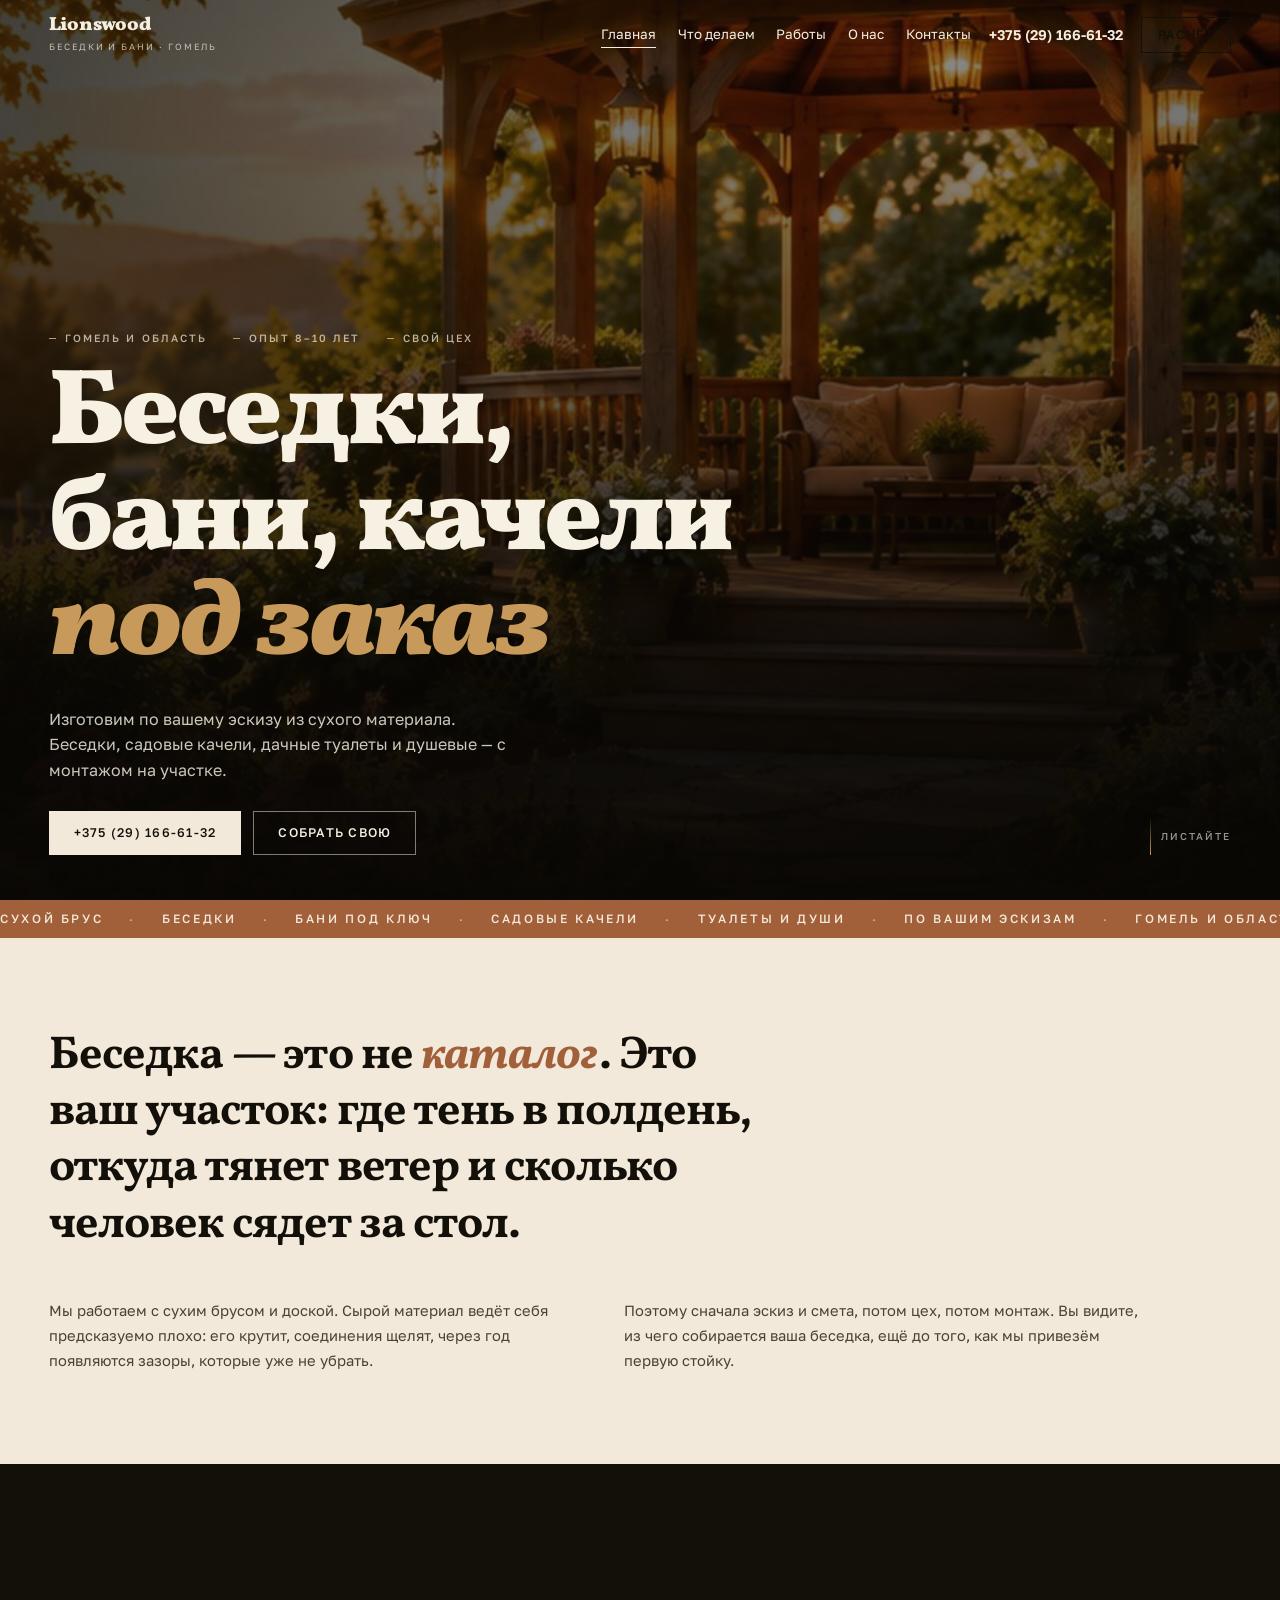
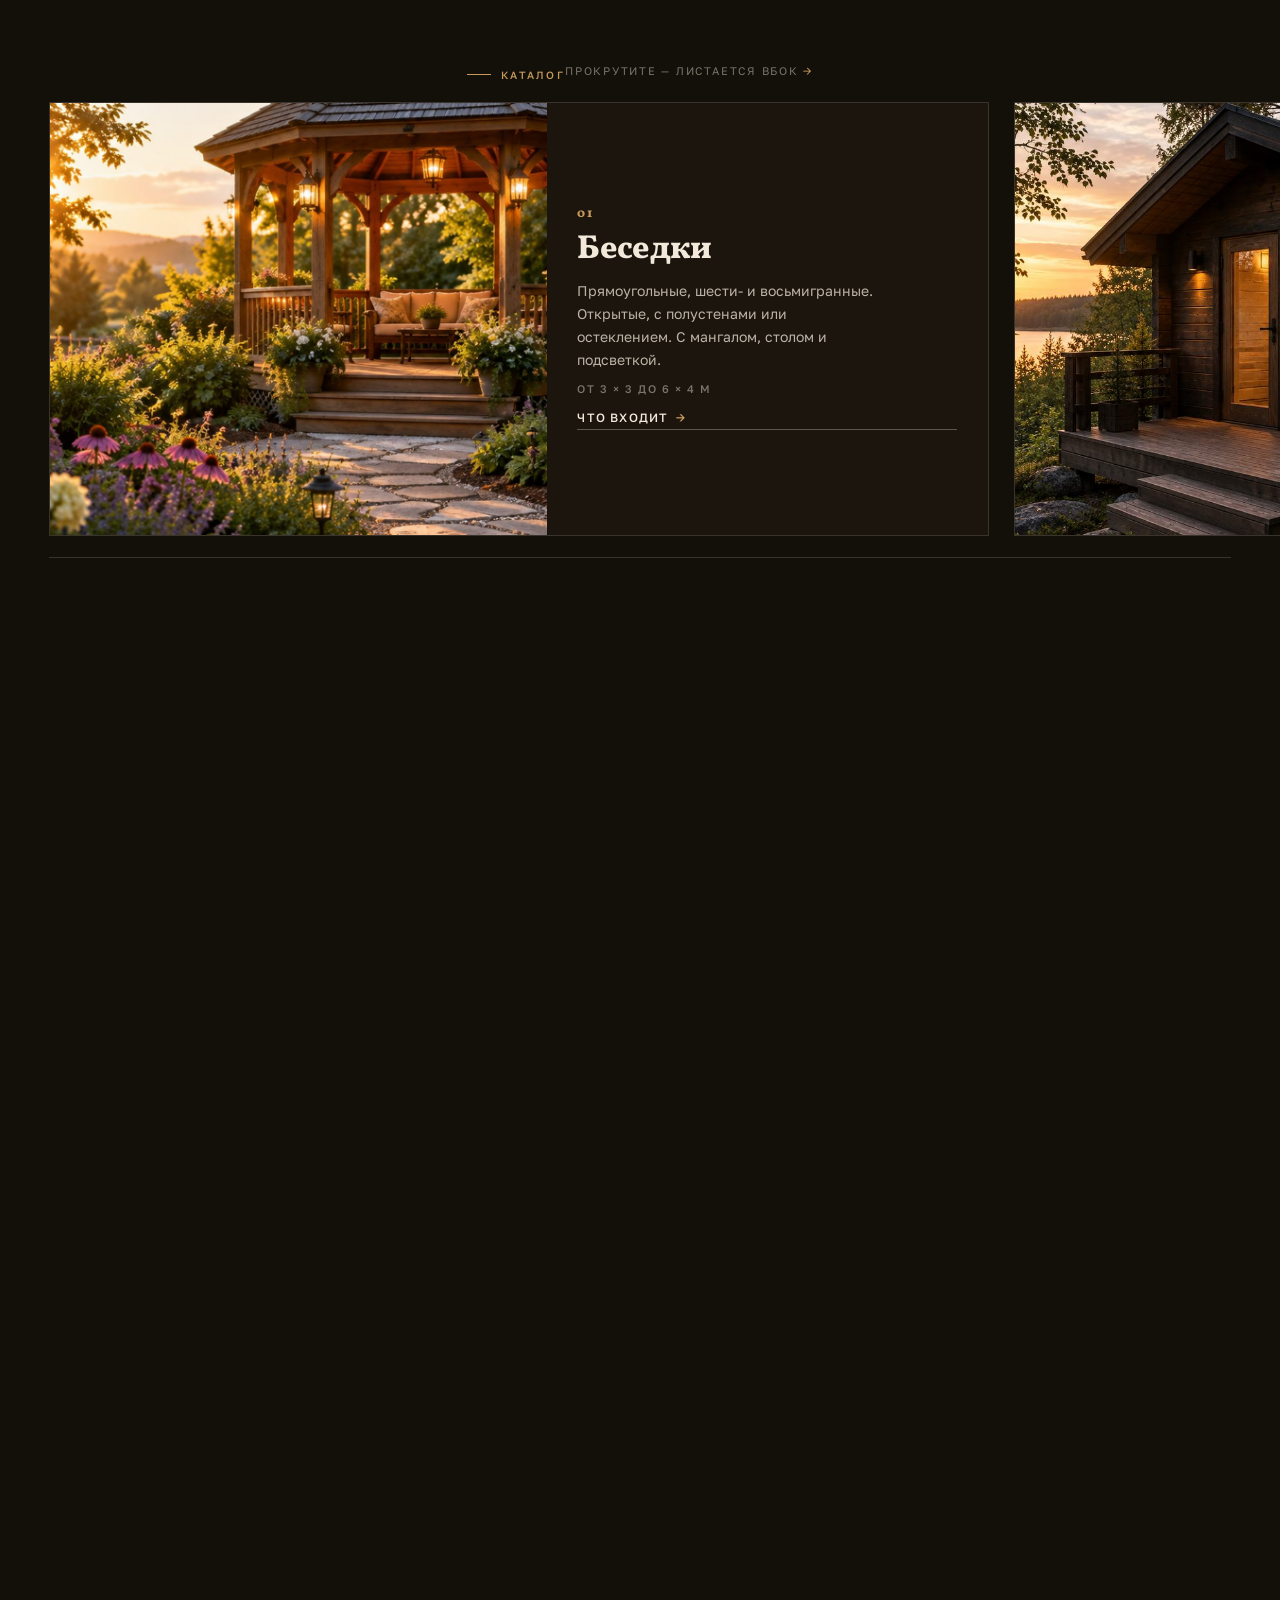
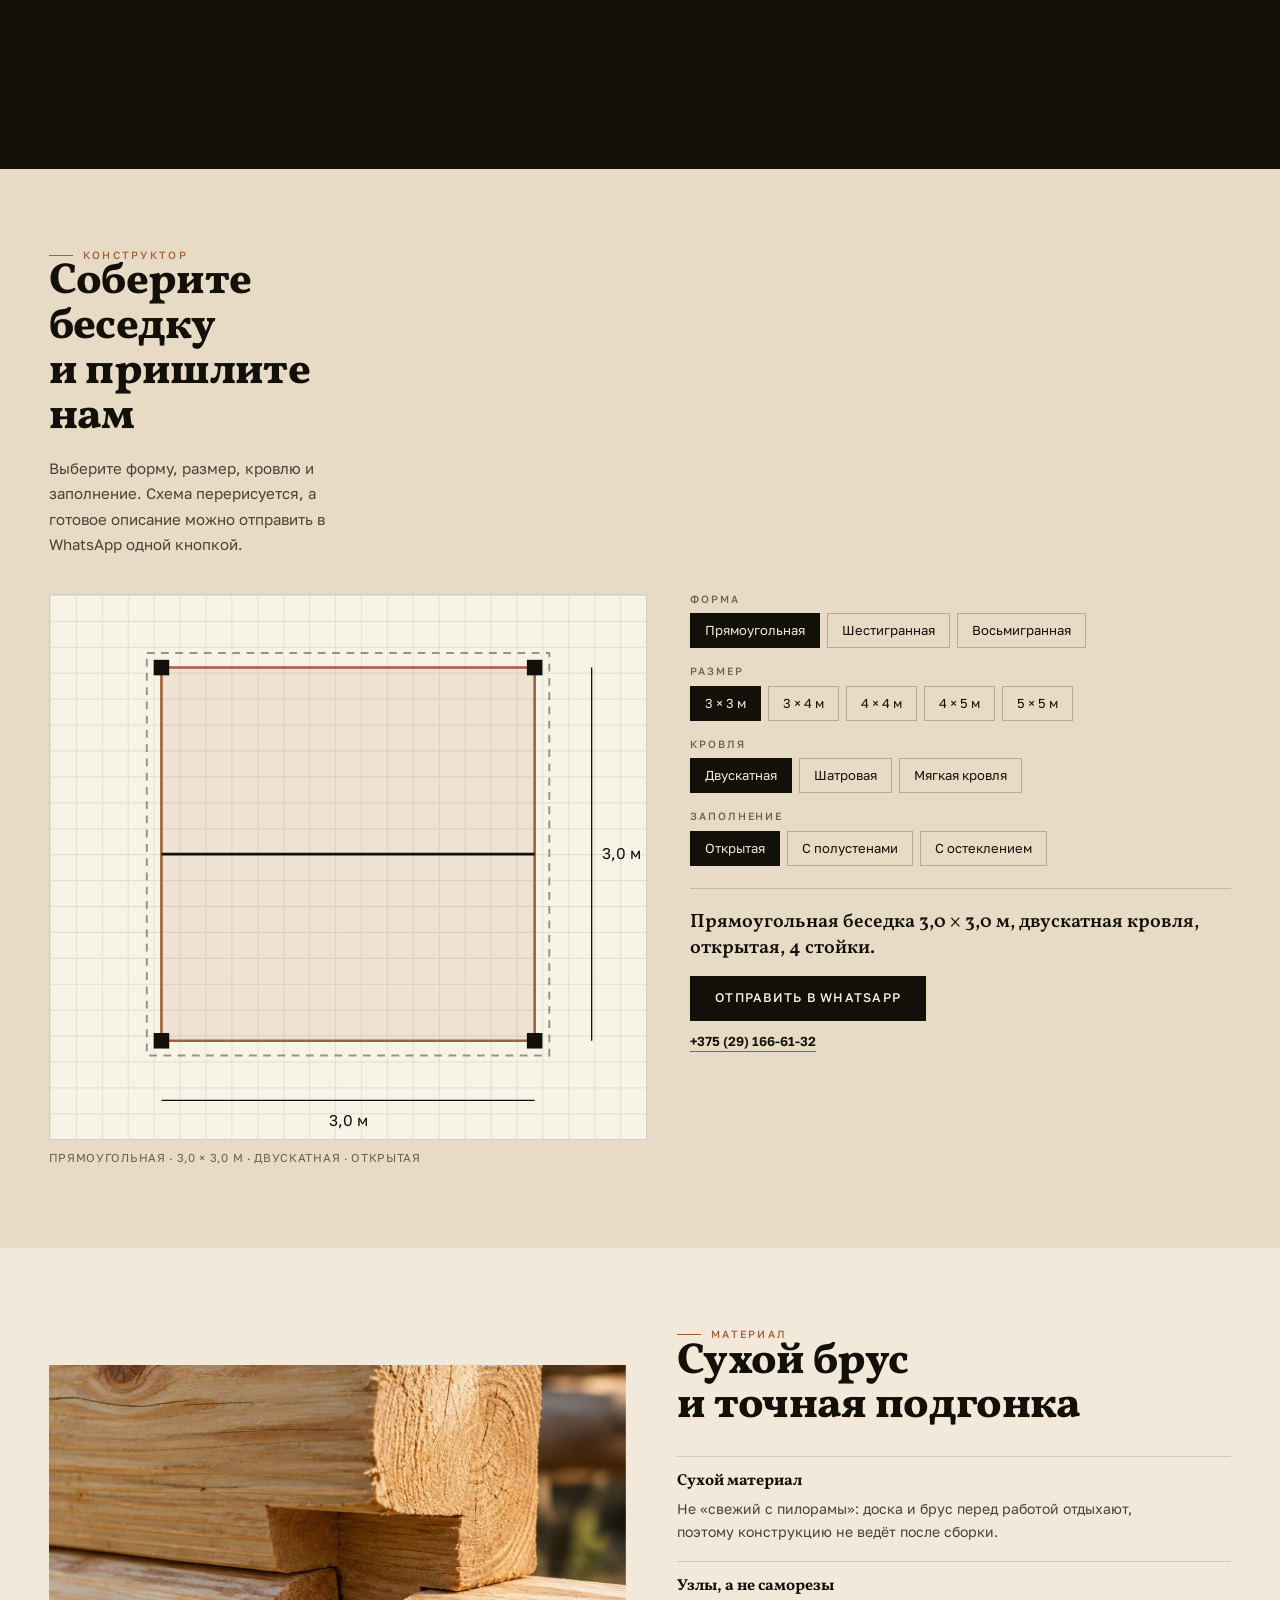
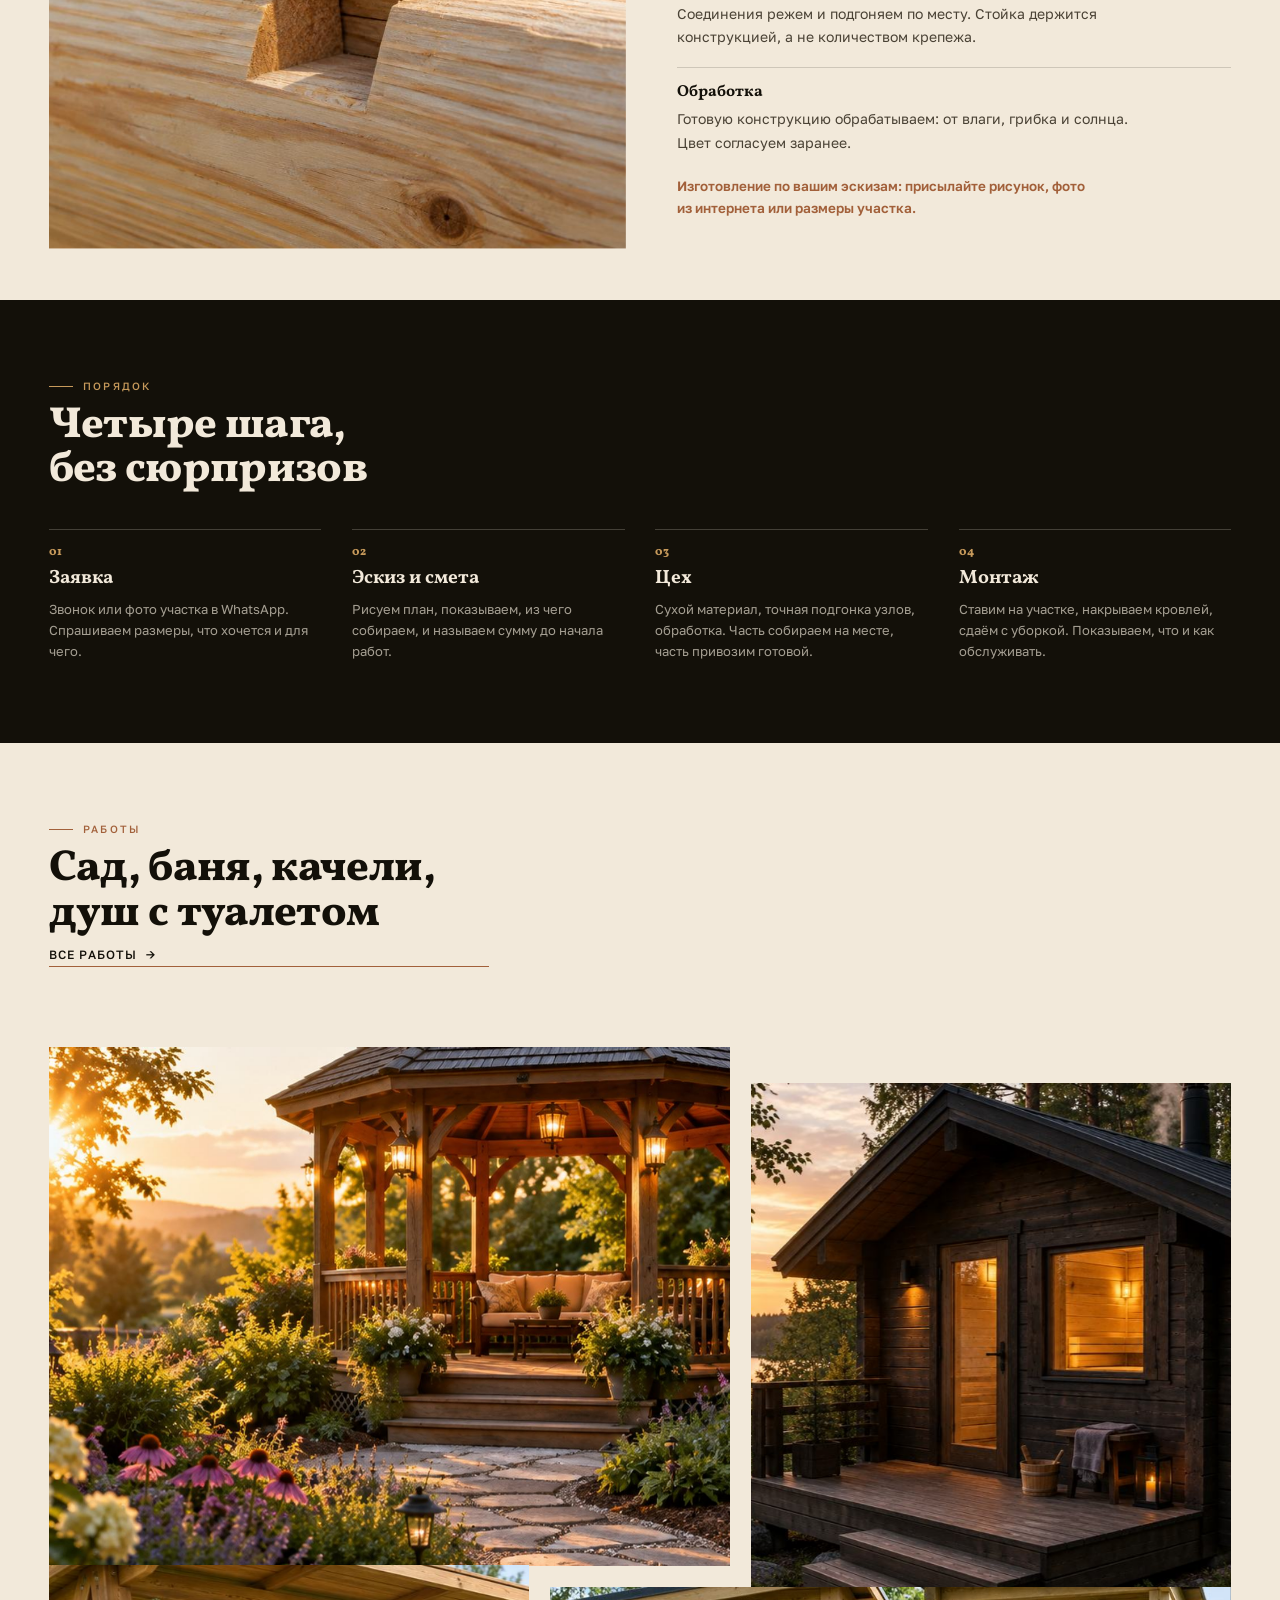
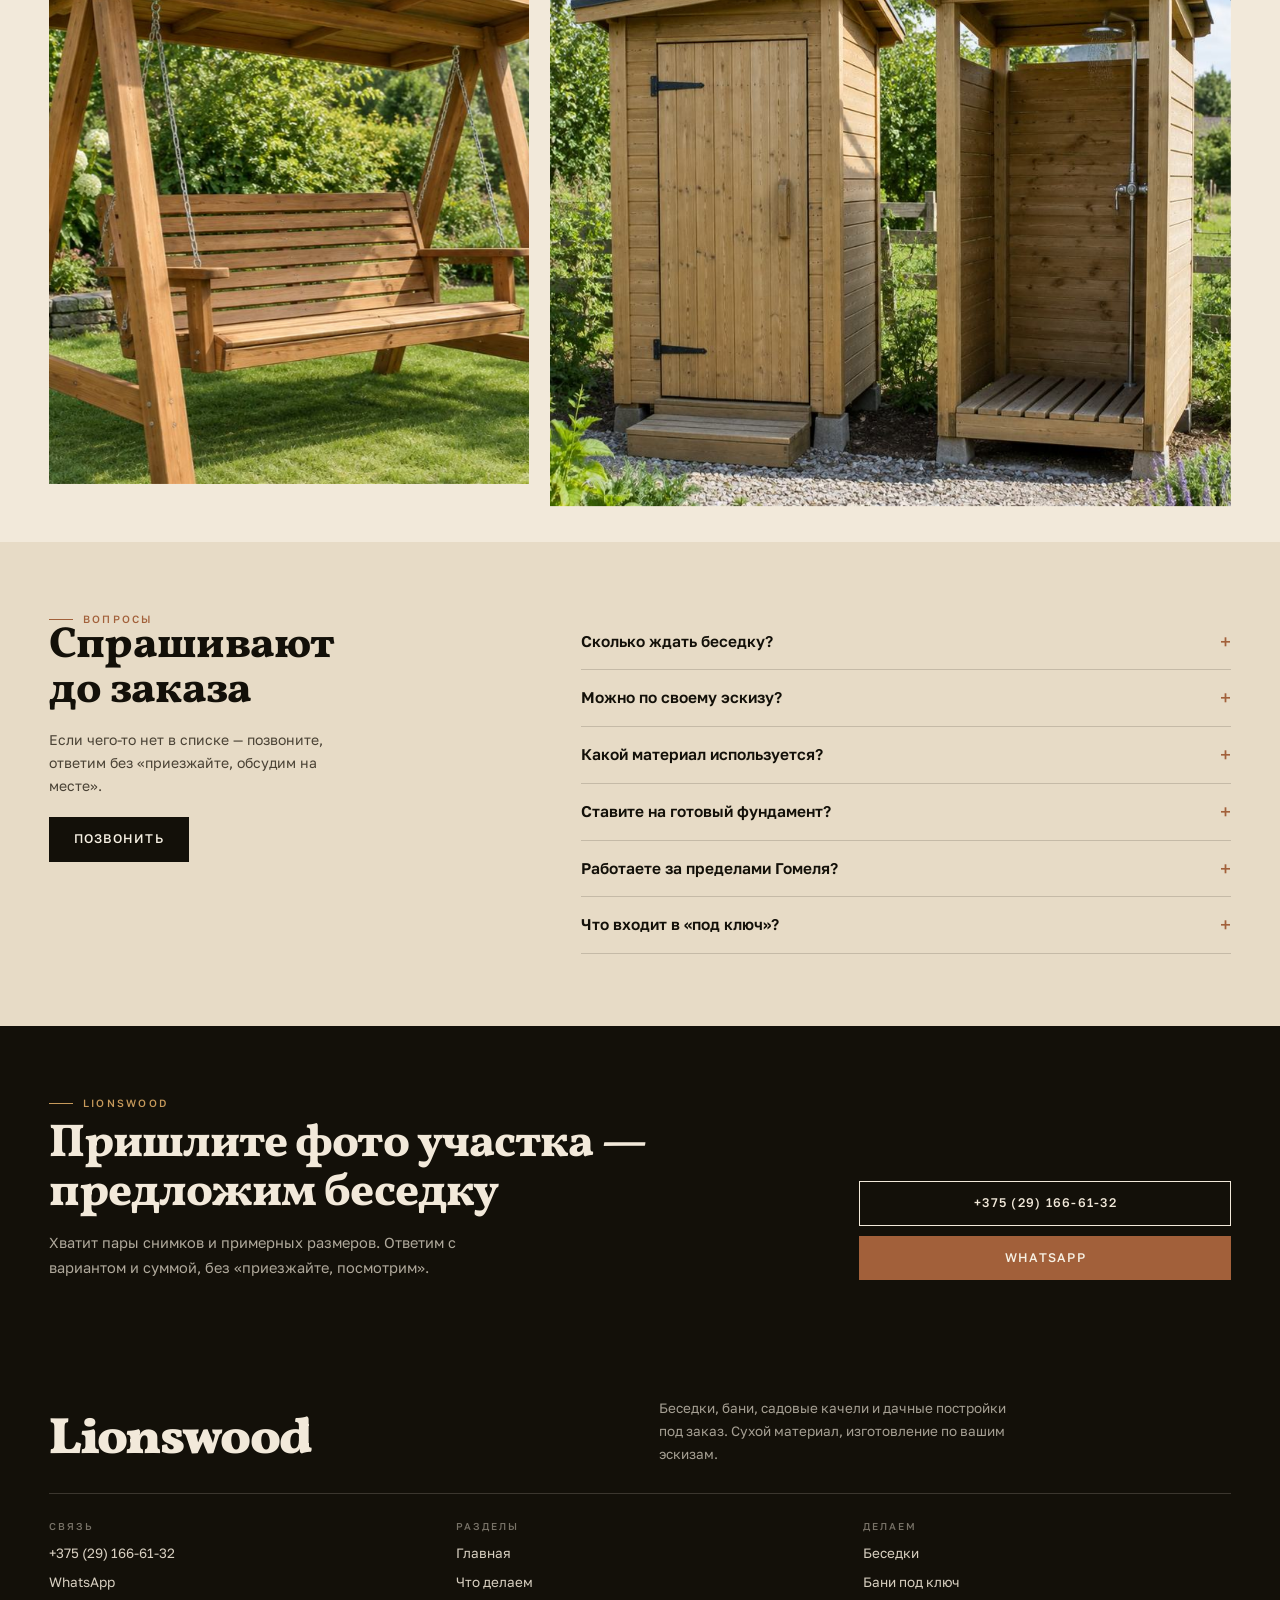
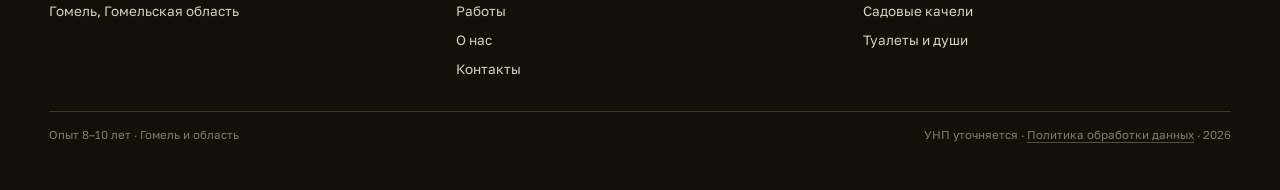
<file: index.html>
<!DOCTYPE html>
<html lang="ru">
<head>
<meta charset="utf-8">
<meta name="viewport" content="width=device-width, initial-scale=1">
<title>Lionswood — беседки, бани и садовые качели под заказ в Гомеле</title>
<meta name="description" content="Изготовление беседок, бань, садовых качелей, дачных туалетов и душевых под заказ. Сухой материал, работа по вашим эскизам, монтаж на участке. Гомель и область.">
<link rel="canonical" href="https://romjjjke.github.io/lionswood/index.html">
<meta property="og:type" content="website">
<meta property="og:title" content="Lionswood — беседки, бани и садовые качели под заказ в Гомеле">
<meta property="og:description" content="Изготовление беседок, бань, садовых качелей, дачных туалетов и душевых под заказ. Сухой материал, работа по вашим эскизам, монтаж на участке. Гомель и область.">
<meta property="og:image" content="https://romjjjke.github.io/lionswood/assets/img/hero.jpg">
<meta name="theme-color" content="#131009">
<link rel="icon" href="favicon.svg" type="image/svg+xml">
<style>[hidden]{display:none!important}
*{box-sizing:border-box}
html{-webkit-text-size-adjust:100%;scroll-behavior:smooth;overflow-x:clip}
body{margin:0;background:#F2E9DA;color:#131009;font:400 16.5px/1.62 "Golos Text",Arial,sans-serif}
img{display:block;max-width:100%;height:auto}
a{color:inherit;text-decoration:none}
h1,h2,h3,p,ul,ol,figure,dl,dd,table,blockquote{margin:0}
ul,ol{padding:0;list-style:none}
button{font:inherit;color:inherit;cursor:pointer}
.wrap{padding-inline:clamp(16px,3.8vw,56px);max-width:1560px;margin:0 auto}
.hd{position:fixed;top:0;left:0;right:0;z-index:80;transition:background .35s ease,box-shadow .35s ease,backdrop-filter .35s}
.hd__in{display:flex;align-items:center;gap:18px;padding:16px clamp(16px,3.8vw,56px);transition:padding .35s ease}
.hd .logo,.hd .nav a,.hd .hd__tel{color:#F5EEDF}
.hd.is-stuck,.hd--solid{background:rgba(242,233,218,.94);backdrop-filter:blur(14px);box-shadow:0 1px 0 rgba(19,16,9,.14)}
.hd--solid .logo,.hd--solid .nav a,.hd--solid .hd__tel{color:#131009}
.hd--solid .hd__in{padding-block:12px}
body.inner .hd{background:rgba(242,233,218,.96);backdrop-filter:blur(14px);box-shadow:0 1px 0 rgba(19,16,9,.16)}
body.inner .hd .logo,body.inner .hd .nav a,body.inner .hd .hd__tel{color:#131009}
body.inner .hd .logo i{opacity:.6}
body.inner .hd .btn--ghost{border-color:rgba(19,16,9,.42);color:#131009}
.hd.is-stuck .logo,.hd.is-stuck .nav a,.hd.is-stuck .hd__tel{color:#131009}
.hd.is-stuck .hd__in{padding-block:10px}
.logo{font:900 19px/1 "Vollkorn",Georgia,serif;letter-spacing:-.01em;margin-right:auto}
.logo i{display:block;font:400 9px/1.6 "Golos Text",sans-serif;letter-spacing:.22em;text-transform:uppercase;font-style:normal;opacity:.72;margin-top:5px}
.nav{display:flex;gap:clamp(12px,1.7vw,26px)}
.nav a{font:400 13.5px/1 "Golos Text",sans-serif;position:relative;padding:6px 0}
.nav a::after{content:"";position:absolute;left:0;right:100%;bottom:0;height:1px;background:currentColor;transition:right .3s}
.nav a:hover::after,.nav a[aria-current]::after{right:0}
.hd__tel{font:600 14px/1 "Golos Text",sans-serif;white-space:nowrap}
.burger{display:none;width:42px;height:42px;border:1px solid currentColor;background:transparent;color:inherit;align-items:center;justify-content:center;flex-direction:column;gap:5px;border-radius:0}
.burger span{display:block;width:18px;height:1.5px;background:currentColor}
.btn{display:inline-flex;align-items:center;justify-content:center;gap:9px;padding:15px 24px;border:1px solid #131009;background:#131009;color:#F7F1E4;font:500 12.5px/1 "Golos Text",sans-serif;letter-spacing:.1em;text-transform:uppercase;transition:background .25s,color .25s,border-color .25s}
.btn:hover{background:#A2603A;border-color:#A2603A;color:#fff}
.btn--ghost{background:transparent;color:inherit;border-color:currentColor}
.btn--ghost:hover{background:#F7F1E4;color:#131009;border-color:#F7F1E4}
.drawer{position:fixed;inset:0;z-index:200;background:rgba(14,11,7,.62);display:flex;justify-content:flex-end;backdrop-filter:blur(3px)}
.drawer__in{width:min(400px,90vw);height:100%;background:#F2E9DA;padding:22px;display:flex;flex-direction:column;gap:14px;overflow-y:auto}
.drawer__x{align-self:flex-end;width:40px;height:40px;border:1px solid rgba(19,16,9,.3);background:transparent;font:300 22px/1 "Golos Text",sans-serif}
.drawer__nav{display:grid;margin-top:8px}
.drawer__nav a{padding:14px 0;border-bottom:1px solid rgba(19,16,9,.16);font:800 22px/1.1 "Vollkorn",Georgia,serif}
.drawer__foot{margin-top:auto;font-size:12px;color:#5F5647}
.mobar{display:none}
body.is-locked{overflow:hidden}
@media (max-width:1020px){.nav{display:none}.hd__tel{display:none}.burger{display:flex}}
@media (max-width:760px){
  .mobar{display:grid;grid-template-columns:1fr 1fr;gap:8px;position:fixed;left:0;right:0;bottom:0;z-index:120;padding:8px;background:rgba(242,233,218,.97);border-top:1px solid rgba(19,16,9,.16)}
  .mobar .btn{padding:15px 8px;font-size:11.5px}
  body{padding-bottom:66px}
}
</style>
<link rel="preconnect" href="https://fonts.googleapis.com">
<link rel="preconnect" href="https://fonts.gstatic.com" crossorigin>
<link rel="stylesheet" href="https://fonts.googleapis.com/css2?family=Vollkorn:wght@600;700;800;900&family=Golos+Text:wght@400;500;600&display=swap">
<link rel="stylesheet" href="assets/css/style.v2.css">
<script type="application/ld+json">{"@context": "https://schema.org", "@type": "LocalBusiness", "name": "Lionswood — беседки и бани под заказ", "description": "Изготовление беседок, садовых качелей, бань, дачных туалетов и душевых под заказ по эскизам заказчика.", "url": "https://romjjjke.github.io/lionswood/", "telephone": "+375 (29) 166-61-32", "areaServed": "Гомель и Гомельская область", "address": {"@type": "PostalAddress", "addressLocality": "Гомель", "addressRegion": "Гомельская область", "addressCountry": "BY"}}</script>
</head>
<body class="has-hero">
<header class="hd" id="hd">
  <div class="hd__in">
    <a class="logo" href="index.html">Lionswood<i>беседки и бани · Гомель</i></a>
    <nav class="nav" aria-label="Разделы"><a href="index.html" aria-current="page">Главная</a><a href="uslugi.html">Что делаем</a><a href="raboty.html">Работы</a><a href="o-kompanii.html">О нас</a><a href="kontakty.html">Контакты</a></nav>
    <a class="hd__tel" href="tel:+375291666132">+375 (29) 166-61-32</a>
    <a class="btn btn--ghost" href="kontakty.html" style="padding:11px 16px">Расчёт</a>
    <button class="burger" id="burger" type="button" aria-expanded="false" aria-controls="drawer" aria-label="Открыть меню"><span></span><span></span><span></span></button>
  </div>
</header>
<section class="hero" id="top">
  <div class="hero__bg" data-parallax="0.16"><img src="assets/img/hero.jpg" alt="Деревянная беседка в саду" width="1600" height="914" fetchpriority="high"></div>
  <span class="hero__veil"></span>
  <div class="wrap hero__in">
    <p class="hero__kick"><span>Гомель и область</span><span>опыт 8–10 лет</span><span>свой цех</span></p>
    <h1 class="hero__h1">
      <span class="ln"><span>Беседки,</span></span>
      <span class="ln"><span>бани, качели</span></span>
      <span class="ln"><span><em>под заказ</em></span></span>
    </h1>
    <p class="hero__lead">Изготовим по вашему эскизу из сухого материала. Беседки, садовые качели, дачные туалеты и душевые — с монтажом на участке.</p>
    <div class="hero__cta">
      <a class="btn" href="tel:+375291666132">+375 (29) 166-61-32</a>
      <a class="btn btn--ghost" href="#konstruktor">Собрать свою</a>
    </div>
    <a class="hero__cue" href="#manifest" aria-label="Листайте вниз"><i></i>листайте</a>
  </div>
</section>
<div class="mq" aria-hidden="true"><div class="mq__row"><span>сухой брус<i>·</i></span><span>беседки<i>·</i></span><span>бани под ключ<i>·</i></span><span>садовые качели<i>·</i></span><span>туалеты и души<i>·</i></span><span>по вашим эскизам<i>·</i></span><span>Гомель и область<i>·</i></span><span>сухой брус<i>·</i></span><span>беседки<i>·</i></span><span>бани под ключ<i>·</i></span><span>садовые качели<i>·</i></span><span>туалеты и души<i>·</i></span><span>по вашим эскизам<i>·</i></span><span>Гомель и область<i>·</i></span></div></div>

<section class="mani" id="manifest">
  <div class="wrap">
    <p class="mani__t rv">Беседка — это не <em>каталог</em>. Это ваш участок: где тень в полдень, откуда тянет ветер и сколько человек сядет за стол.</p>
    <div class="mani__cols">
      <p class="rv" style="--d:.05s">Мы работаем с сухим брусом и доской. Сырой материал ведёт себя предсказуемо плохо: его крутит, соединения щелят, через год появляются зазоры, которые уже не убрать.</p>
      <p class="rv" style="--d:.12s">Поэтому сначала эскиз и смета, потом цех, потом монтаж. Вы видите, из чего собирается ваша беседка, ещё до того, как мы привезём первую стойку.</p>
    </div>
  </div>
</section>

<section class="rail" id="katalog">
  <div class="rail__stick">
    <div class="rail__top wrap">
      <p class="kick">Каталог</p>
      <p class="rail__hint">Прокрутите — листается вбок <i>→</i></p>
    </div>
    <div class="rail__vp">
      <div class="rail__track" id="railTrack">
        <article class="pnl">
      <div class="pnl__pic"><img src="assets/img/hero.jpg" alt="Беседки" loading="lazy" width="1200" height="800"></div>
      <div class="pnl__txt">
        <p class="pnl__n">01</p>
        <h3 class="pnl__h">Беседки</h3>
        <p class="pnl__d">Прямоугольные, шести- и восьмигранные. Открытые, с полустенами или остеклением. С мангалом, столом и подсветкой.</p>
        <p class="pnl__s">от 3 × 3 до 6 × 4 м</p>
        <a class="pnl__l" href="uslugi.html#besedki">Что входит <i>→</i></a>
      </div>
    </article><article class="pnl">
      <div class="pnl__pic"><img src="assets/img/banya.jpg" alt="Бани" loading="lazy" width="1200" height="800"></div>
      <div class="pnl__txt">
        <p class="pnl__n">02</p>
        <h3 class="pnl__h">Бани</h3>
        <p class="pnl__d">Сруб или каркас под ключ: парилка, мойка, комната отдыха. Собираем на участке, подводим под крышу.</p>
        <p class="pnl__s">под ключ, с террасой</p>
        <a class="pnl__l" href="uslugi.html#bani">Что входит <i>→</i></a>
      </div>
    </article><article class="pnl">
      <div class="pnl__pic"><img src="assets/img/swing.jpg" alt="Садовые качели" loading="lazy" width="1200" height="800"></div>
      <div class="pnl__txt">
        <p class="pnl__n">03</p>
        <h3 class="pnl__h">Садовые качели</h3>
        <p class="pnl__d">Каркас из сухого бруса, диван с подушками, навес от солнца. Рассчитаны на взрослых, а не на «детский» вес.</p>
        <p class="pnl__s">двух- и трёхместные</p>
        <a class="pnl__l" href="uslugi.html#kacheli">Что входит <i>→</i></a>
      </div>
    </article><article class="pnl">
      <div class="pnl__pic"><img src="assets/img/yard.jpg" alt="Туалеты и души" loading="lazy" width="1200" height="800"></div>
      <div class="pnl__txt">
        <p class="pnl__n">04</p>
        <h3 class="pnl__h">Туалеты и души</h3>
        <p class="pnl__d">Дачные туалеты и летние душевые кабины. Сухой материал, ровная геометрия, аккуратная подгонка.</p>
        <p class="pnl__s">по вашему эскизу</p>
        <a class="pnl__l" href="uslugi.html#tualety">Что входит <i>→</i></a>
      </div>
    </article>
      </div>
    </div>
    <div class="rail__bar"><span id="railBar"></span></div>
  </div>
</section>

<section class="kst" id="konstruktor">
  <div class="wrap">
    <div class="kst__head">
      <p class="kick">Конструктор</p>
      <h2 class="h2">Соберите беседку<br>и пришлите нам</h2>
      <p class="kst__lead">Выберите форму, размер, кровлю и заполнение. Схема перерисуется, а готовое описание можно отправить в WhatsApp одной кнопкой.</p>
    </div>
    <div class="kst__body">
      <div class="kst__draw">
        <svg id="plan" class="plan" viewBox="0 0 460 420" role="img" aria-label="Схема плана беседки">
          <defs>
            <pattern id="grid" width="20" height="20" patternUnits="userSpaceOnUse">
              <path d="M20 0 H0 V20" fill="none" stroke="rgba(19,16,9,.13)" stroke-width="1"/>
            </pattern>
          </defs>
          <rect width="460" height="420" fill="url(#grid)"/>
          <g id="planOuter">
            <polygon id="roofShape" fill="none" stroke="rgba(19,16,9,.42)" stroke-width="1.5" stroke-dasharray="6 5"/>
            <polygon id="floorShape" fill="rgba(162,96,58,.12)" stroke="#A2603A" stroke-width="2"/>
            <g id="wallLines"></g>
            <g id="posts"></g>
            <g id="ridgeLine"></g>
          </g>
          <g id="dims">
            <path id="dimW" d="" stroke="#131009" stroke-width="1"/>
            <text id="dimWt" x="0" y="0" text-anchor="middle" font-family="Golos Text" font-size="12" fill="#131009">4,0 м</text>
            <path id="dimD" d="" stroke="#131009" stroke-width="1"/>
            <text id="dimDt" x="0" y="0" font-family="Golos Text" font-size="12" fill="#131009">4,0 м</text>
          </g>
        </svg>
        <p class="kst__cap" id="planCap">Прямоугольная · 3 × 3 м · двускатная · открытая</p>
      </div>
      <div class="kst__ctrl">
        <fieldset class="kg"><legend>Форма</legend><div class="kg__opts"><button type="button" class="opt is-on" data-k="shape" data-v="rect" aria-pressed="true">Прямоугольная</button><button type="button" class="opt" data-k="shape" data-v="hex" aria-pressed="false">Шестигранная</button><button type="button" class="opt" data-k="shape" data-v="oct" aria-pressed="false">Восьмигранная</button></div></fieldset>
        <fieldset class="kg"><legend>Размер</legend><div class="kg__opts"><button type="button" class="opt is-on" data-k="size" data-v="3x3" aria-pressed="true">3 × 3 м</button><button type="button" class="opt" data-k="size" data-v="3x4" aria-pressed="false">3 × 4 м</button><button type="button" class="opt" data-k="size" data-v="4x4" aria-pressed="false">4 × 4 м</button><button type="button" class="opt" data-k="size" data-v="4x5" aria-pressed="false">4 × 5 м</button><button type="button" class="opt" data-k="size" data-v="5x5" aria-pressed="false">5 × 5 м</button></div></fieldset>
        <fieldset class="kg"><legend>Кровля</legend><div class="kg__opts"><button type="button" class="opt is-on" data-k="roof" data-v="gable" aria-pressed="true">Двускатная</button><button type="button" class="opt" data-k="roof" data-v="hip" aria-pressed="false">Шатровая</button><button type="button" class="opt" data-k="roof" data-v="soft" aria-pressed="false">Мягкая кровля</button></div></fieldset>
        <fieldset class="kg"><legend>Заполнение</legend><div class="kg__opts"><button type="button" class="opt is-on" data-k="walls" data-v="open" aria-pressed="true">Открытая</button><button type="button" class="opt" data-k="walls" data-v="half" aria-pressed="false">С полустенами</button><button type="button" class="opt" data-k="walls" data-v="glass" aria-pressed="false">С остеклением</button></div></fieldset>
        <div class="kst__out">
          <p class="kst__sum" id="sumText">Прямоугольная беседка 3 × 3 м, двускатная кровля, открытая, 4 стойки.</p>
          <a class="btn" id="waSend" href="https://wa.me/375291666132">Отправить в WhatsApp</a>
          <a class="kst__tel" href="tel:+375291666132">+375 (29) 166-61-32</a>
        </div>
      </div>
    </div>
  </div>
</section>

<section class="mat">
  <div class="wrap mat__grid">
    <figure class="mat__fig" data-parallax="0.08"><img src="assets/img/joint.jpg" alt="Соединение бруса в беседке" loading="lazy" width="900" height="672"></figure>
    <div class="mat__txt">
      <p class="kick">Материал</p>
      <h2 class="h2">Сухой брус<br>и точная подгонка</h2>
      <ul class="mat__facts">
        <li class="rv"><b>Сухой материал</b><span>Не «свежий с пилорамы»: доска и брус перед работой отдыхают, поэтому конструкцию не ведёт после сборки.</span></li>
        <li class="rv" style="--d:.08s"><b>Узлы, а не саморезы</b><span>Соединения режем и подгоняем по месту. Стойка держится конструкцией, а не количеством крепежа.</span></li>
        <li class="rv" style="--d:.16s"><b>Обработка</b><span>Готовую конструкцию обрабатываем: от влаги, грибка и солнца. Цвет согласуем заранее.</span></li>
      </ul>
      <p class="mat__note">Изготовление по вашим эскизам: присылайте рисунок, фото из интернета или размеры участка.</p>
    </div>
  </div>
</section>

<section class="proc">
  <div class="wrap">
    <div class="proc__head">
      <p class="kick kick--inv">Порядок</p>
      <h2 class="h2 h2--inv">Четыре шага,<br>без сюрпризов</h2>
    </div>
    <ol class="proc__list"><li class="stp rv" style="--d:.00s"><span class="stp__n">01</span><b class="stp__t">Заявка</b><span class="stp__d">Звонок или фото участка в WhatsApp. Спрашиваем размеры, что хочется и для чего.</span></li><li class="stp rv" style="--d:.01s"><span class="stp__n">02</span><b class="stp__t">Эскиз и смета</b><span class="stp__d">Рисуем план, показываем, из чего собираем, и называем сумму до начала работ.</span></li><li class="stp rv" style="--d:.02s"><span class="stp__n">03</span><b class="stp__t">Цех</b><span class="stp__d">Сухой материал, точная подгонка узлов, обработка. Часть собираем на месте, часть привозим готовой.</span></li><li class="stp rv" style="--d:.03s"><span class="stp__n">04</span><b class="stp__t">Монтаж</b><span class="stp__d">Ставим на участке, накрываем кровлей, сдаём с уборкой. Показываем, что и как обслуживать.</span></li></ol>
  </div>
</section>

<section class="works">
  <div class="wrap">
    <div class="works__head">
      <p class="kick">Работы</p>
      <h2 class="h2">Сад, баня, качели,<br>душ с туалетом</h2>
      <a class="link" href="raboty.html">Все работы <i>→</i></a>
    </div>
    <div class="works__grid">
      <figure class="wk wk--a" data-parallax="0.05"><img src="assets/img/hero.jpg" alt="Беседка в саду" loading="lazy" width="1600" height="914"><figcaption><b>Беседка 6 × 4</b><span>шатровая кровля, мангал</span></figcaption></figure>
      <figure class="wk wk--b" data-parallax="0.09"><img src="assets/img/banya.jpg" alt="Баня из дерева" loading="lazy" width="900" height="672"><figcaption><b>Баня под ключ</b><span>парилка, мойка, терраса</span></figcaption></figure>
      <figure class="wk wk--c" data-parallax="0.06"><img src="assets/img/swing.jpg" alt="Садовые качели" loading="lazy" width="900" height="672"><figcaption><b>Качели с навесом</b><span>сухой брус, диван</span></figcaption></figure>
      <figure class="wk wk--d" data-parallax="0.11"><img src="assets/img/yard.jpg" alt="Дачный туалет и душ" loading="lazy" width="900" height="672"><figcaption><b>Туалет и душ</b><span>по эскизу заказчика</span></figcaption></figure>
    </div>
  </div>
</section>

<section class="faq">
  <div class="wrap faq__grid">
    <div class="faq__side">
      <p class="kick">Вопросы</p>
      <h2 class="h2">Спрашивают<br>до заказа</h2>
      <p class="faq__note">Если чего-то нет в списке — позвоните, ответим без «приезжайте, обсудим на месте».</p>
      <a class="btn" href="tel:+375291666132">Позвонить</a>
    </div>
    <div class="faq__list"><details class="qa rv"><summary>Сколько ждать беседку?</summary><p>Зависит от размера и загрузки цеха. Срок называем до начала работ и держим его: обычно это недели, а не месяцы. Точнее скажем по вашему проекту.</p></details><details class="qa rv"><summary>Можно по своему эскизу?</summary><p>Да. Присылайте рисунок, фото из интернета или размеры участка. Соберём по вашему замыслу, а если нужен совет по конструкции — предложим.</p></details><details class="qa rv"><summary>Какой материал используется?</summary><p>Сухой брус и доска. Сырой материал ведёт: он трескается и щелит соединения. Мы работаем сухим, поэтому беседка не «дышит» щелями через год.</p></details><details class="qa rv"><summary>Ставите на готовый фундамент?</summary><p>Приезжаем и смотрим участок. Под беседку обычно достаточно столбов или площадки, под баню — основательнее. Подскажем, что нужно именно у вас.</p></details><details class="qa rv"><summary>Работаете за пределами Гомеля?</summary><p>Да, Гомель и Гомельская область. Дальние адреса обсуждаем отдельно: важно, чтобы монтаж не растягивался на недели.</p></details><details class="qa rv"><summary>Что входит в «под ключ»?</summary><p>Конструкция, сборка на участке, кровля, обшивка и обработка. Остекление, мангал, мебель и электрика — по договорённости.</p></details></div>
  </div>
</section>

<section class="end">
  <div class="wrap end__in">
    <div>
      <p class="kick kick--inv">Lionswood</p>
      <h2 class="end__h">Пришлите фото участка —<br>предложим беседку</h2>
      <p class="end__p">Хватит пары снимков и примерных размеров. Ответим с вариантом и суммой, без «приезжайте, посмотрим».</p>
    </div>
    <div class="end__cta">
      <a class="btn btn--ghost" href="tel:+375291666132" style="border-color:#F2E9DA;color:#F2E9DA">+375 (29) 166-61-32</a>
      <a class="btn" href="https://wa.me/375291666132" style="background:#A2603A;border-color:#A2603A">WhatsApp</a>
    </div>
  </div>
</section>
<footer class="ft">
  <div class="wrap">
    <div class="ft__top">
      <p class="ft__brand">Lionswood</p>
      <p class="ft__lead">Беседки, бани, садовые качели и дачные постройки под заказ. Сухой материал, изготовление по вашим эскизам.</p>
    </div>
    <div class="ft__grid">
      <div>
        <p class="ft__lbl">Связь</p>
        <ul class="ft__list"><li><a href="tel:+375291666132">+375 (29) 166-61-32</a></li><li><a href="https://wa.me/375291666132">WhatsApp</a></li><li>Гомель, Гомельская область</li></ul>
      </div>
      <div>
        <p class="ft__lbl">Разделы</p>
        <ul class="ft__list"><li><a href="index.html">Главная</a></li><li><a href="uslugi.html">Что делаем</a></li><li><a href="raboty.html">Работы</a></li><li><a href="o-kompanii.html">О нас</a></li><li><a href="kontakty.html">Контакты</a></li></ul>
      </div>
      <div>
        <p class="ft__lbl">Делаем</p>
        <ul class="ft__list"><li>Беседки</li><li>Бани под ключ</li><li>Садовые качели</li><li>Туалеты и души</li></ul>
      </div>
    </div>
    <div class="ft__bot">
      <span>Опыт 8–10 лет · Гомель и область</span>
      <span>УНП уточняется · <a href="politika.html">Политика обработки данных</a> · <span id="year">2026</span></span>
    </div>
  </div>
</footer>
<div class="mobar">
  <a class="btn" href="tel:+375291666132">Позвонить</a>
  <a class="btn btn--ghost" href="https://wa.me/375291666132" style="border-color:#131009">WhatsApp</a>
</div>
<div class="drawer" id="drawer" hidden>
  <div class="drawer__in">
    <button class="drawer__x" id="drawer-x" type="button" aria-label="Закрыть меню">×</button>
    <nav class="drawer__nav" aria-label="Мобильное меню"><a href="index.html">Главная</a><a href="uslugi.html">Что делаем</a><a href="raboty.html">Работы</a><a href="o-kompanii.html">О нас</a><a href="kontakty.html">Контакты</a><a href="politika.html">Политика</a></nav>
    <a class="btn" href="tel:+375291666132">+375 (29) 166-61-32</a>
    <a class="btn btn--ghost" href="https://wa.me/375291666132" style="border-color:#131009">WhatsApp</a>
    <p class="drawer__foot">Гомель и Гомельская область<br>Беседки, бани, качели, дачные постройки</p>
  </div>
</div>
<script src="assets/js/main.v2.js" defer></script></body></html>
</file>
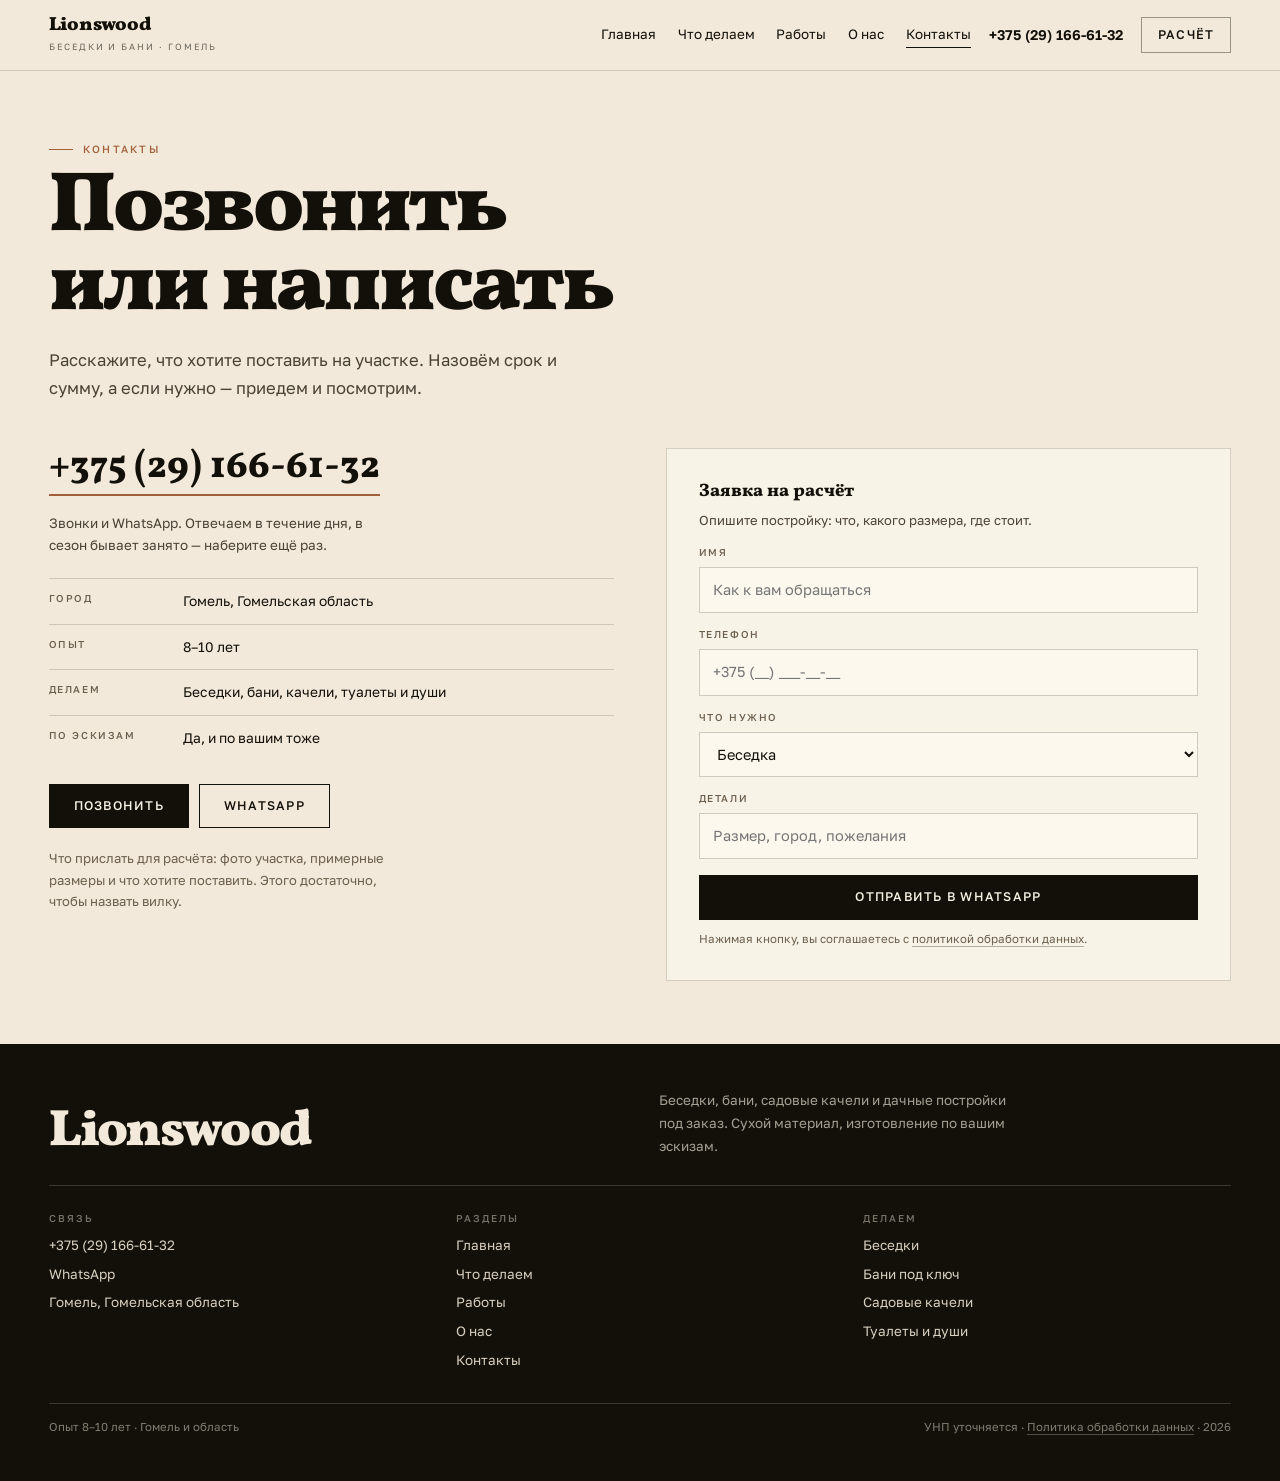
<file: kontakty.html>
<!DOCTYPE html>
<html lang="ru">
<head>
<meta charset="utf-8">
<meta name="viewport" content="width=device-width, initial-scale=1">
<title>Контакты — Lionswood, беседки под заказ | +375 (29) 166-61-32</title>
<meta name="description" content="Телефон и WhatsApp Lionswood, Гомель и Гомельская область. Заявка на расчёт беседки, бани или дачной постройки.">
<link rel="canonical" href="https://romjjjke.github.io/lionswood/kontakty.html">
<meta property="og:type" content="website">
<meta property="og:title" content="Контакты — Lionswood, беседки под заказ | +375 (29) 166-61-32">
<meta property="og:description" content="Телефон и WhatsApp Lionswood, Гомель и Гомельская область. Заявка на расчёт беседки, бани или дачной постройки.">
<meta property="og:image" content="https://romjjjke.github.io/lionswood/assets/img/hero.jpg">
<meta name="theme-color" content="#131009">
<link rel="icon" href="favicon.svg" type="image/svg+xml">
<style>[hidden]{display:none!important}
*{box-sizing:border-box}
html{-webkit-text-size-adjust:100%;scroll-behavior:smooth;overflow-x:clip}
body{margin:0;background:#F2E9DA;color:#131009;font:400 16.5px/1.62 "Golos Text",Arial,sans-serif}
img{display:block;max-width:100%;height:auto}
a{color:inherit;text-decoration:none}
h1,h2,h3,p,ul,ol,figure,dl,dd,table,blockquote{margin:0}
ul,ol{padding:0;list-style:none}
button{font:inherit;color:inherit;cursor:pointer}
.wrap{padding-inline:clamp(16px,3.8vw,56px);max-width:1560px;margin:0 auto}
.hd{position:fixed;top:0;left:0;right:0;z-index:80;transition:background .35s ease,box-shadow .35s ease,backdrop-filter .35s}
.hd__in{display:flex;align-items:center;gap:18px;padding:16px clamp(16px,3.8vw,56px);transition:padding .35s ease}
.hd .logo,.hd .nav a,.hd .hd__tel{color:#F5EEDF}
.hd.is-stuck,.hd--solid{background:rgba(242,233,218,.94);backdrop-filter:blur(14px);box-shadow:0 1px 0 rgba(19,16,9,.14)}
.hd--solid .logo,.hd--solid .nav a,.hd--solid .hd__tel{color:#131009}
.hd--solid .hd__in{padding-block:12px}
body.inner .hd{background:rgba(242,233,218,.96);backdrop-filter:blur(14px);box-shadow:0 1px 0 rgba(19,16,9,.16)}
body.inner .hd .logo,body.inner .hd .nav a,body.inner .hd .hd__tel{color:#131009}
body.inner .hd .logo i{opacity:.6}
body.inner .hd .btn--ghost{border-color:rgba(19,16,9,.42);color:#131009}
.hd.is-stuck .logo,.hd.is-stuck .nav a,.hd.is-stuck .hd__tel{color:#131009}
.hd.is-stuck .hd__in{padding-block:10px}
.logo{font:900 19px/1 "Vollkorn",Georgia,serif;letter-spacing:-.01em;margin-right:auto}
.logo i{display:block;font:400 9px/1.6 "Golos Text",sans-serif;letter-spacing:.22em;text-transform:uppercase;font-style:normal;opacity:.72;margin-top:5px}
.nav{display:flex;gap:clamp(12px,1.7vw,26px)}
.nav a{font:400 13.5px/1 "Golos Text",sans-serif;position:relative;padding:6px 0}
.nav a::after{content:"";position:absolute;left:0;right:100%;bottom:0;height:1px;background:currentColor;transition:right .3s}
.nav a:hover::after,.nav a[aria-current]::after{right:0}
.hd__tel{font:600 14px/1 "Golos Text",sans-serif;white-space:nowrap}
.burger{display:none;width:42px;height:42px;border:1px solid currentColor;background:transparent;color:inherit;align-items:center;justify-content:center;flex-direction:column;gap:5px;border-radius:0}
.burger span{display:block;width:18px;height:1.5px;background:currentColor}
.btn{display:inline-flex;align-items:center;justify-content:center;gap:9px;padding:15px 24px;border:1px solid #131009;background:#131009;color:#F7F1E4;font:500 12.5px/1 "Golos Text",sans-serif;letter-spacing:.1em;text-transform:uppercase;transition:background .25s,color .25s,border-color .25s}
.btn:hover{background:#A2603A;border-color:#A2603A;color:#fff}
.btn--ghost{background:transparent;color:inherit;border-color:currentColor}
.btn--ghost:hover{background:#F7F1E4;color:#131009;border-color:#F7F1E4}
.drawer{position:fixed;inset:0;z-index:200;background:rgba(14,11,7,.62);display:flex;justify-content:flex-end;backdrop-filter:blur(3px)}
.drawer__in{width:min(400px,90vw);height:100%;background:#F2E9DA;padding:22px;display:flex;flex-direction:column;gap:14px;overflow-y:auto}
.drawer__x{align-self:flex-end;width:40px;height:40px;border:1px solid rgba(19,16,9,.3);background:transparent;font:300 22px/1 "Golos Text",sans-serif}
.drawer__nav{display:grid;margin-top:8px}
.drawer__nav a{padding:14px 0;border-bottom:1px solid rgba(19,16,9,.16);font:800 22px/1.1 "Vollkorn",Georgia,serif}
.drawer__foot{margin-top:auto;font-size:12px;color:#5F5647}
.mobar{display:none}
body.is-locked{overflow:hidden}
@media (max-width:1020px){.nav{display:none}.hd__tel{display:none}.burger{display:flex}}
@media (max-width:760px){
  .mobar{display:grid;grid-template-columns:1fr 1fr;gap:8px;position:fixed;left:0;right:0;bottom:0;z-index:120;padding:8px;background:rgba(242,233,218,.97);border-top:1px solid rgba(19,16,9,.16)}
  .mobar .btn{padding:15px 8px;font-size:11.5px}
  body{padding-bottom:66px}
}
</style>
<link rel="preconnect" href="https://fonts.googleapis.com">
<link rel="preconnect" href="https://fonts.gstatic.com" crossorigin>
<link rel="stylesheet" href="https://fonts.googleapis.com/css2?family=Vollkorn:wght@600;700;800;900&family=Golos+Text:wght@400;500;600&display=swap">
<link rel="stylesheet" href="assets/css/style.v2.css">
<script type="application/ld+json">{"@context": "https://schema.org", "@type": "LocalBusiness", "name": "Lionswood — беседки и бани под заказ", "description": "Изготовление беседок, садовых качелей, бань, дачных туалетов и душевых под заказ по эскизам заказчика.", "url": "https://romjjjke.github.io/lionswood/", "telephone": "+375 (29) 166-61-32", "areaServed": "Гомель и Гомельская область", "address": {"@type": "PostalAddress", "addressLocality": "Гомель", "addressRegion": "Гомельская область", "addressCountry": "BY"}}</script>
</head>
<body class="inner">
<header class="hd" id="hd">
  <div class="hd__in">
    <a class="logo" href="index.html">Lionswood<i>беседки и бани · Гомель</i></a>
    <nav class="nav" aria-label="Разделы"><a href="index.html">Главная</a><a href="uslugi.html">Что делаем</a><a href="raboty.html">Работы</a><a href="o-kompanii.html">О нас</a><a href="kontakty.html" aria-current="page">Контакты</a></nav>
    <a class="hd__tel" href="tel:+375291666132">+375 (29) 166-61-32</a>
    <a class="btn btn--ghost" href="kontakty.html" style="padding:11px 16px">Расчёт</a>
    <button class="burger" id="burger" type="button" aria-expanded="false" aria-controls="drawer" aria-label="Открыть меню"><span></span><span></span><span></span></button>
  </div>
</header>
<section class="ph">
  <div class="wrap">
    <p class="kick">Контакты</p>
    <h1 class="ph__h">Позвонить<br>или написать</h1>
    <p class="ph__lead">Расскажите, что хотите поставить на участке. Назовём срок и сумму, а если нужно — приедем и посмотрим.</p>
  </div>
</section><section class="contact"><div class="wrap contact__grid">
  <div>
    <a class="contact__tel" href="tel:+375291666132">+375 (29) 166-61-32</a>
    <p class="contact__note">Звонки и WhatsApp. Отвечаем в течение дня, в сезон бывает занято — наберите ещё раз.</p>
    <dl class="defs">
      <div><dt>Город</dt><dd>Гомель, Гомельская область</dd></div>
      <div><dt>Опыт</dt><dd>8–10 лет</dd></div>
      <div><dt>Делаем</dt><dd>Беседки, бани, качели, туалеты и души</dd></div>
      <div><dt>По эскизам</dt><dd>Да, и по вашим тоже</dd></div>
    </dl>
    <div class="contact__act"><a class="btn" href="tel:+375291666132">Позвонить</a><a class="btn btn--ghost" href="https://wa.me/375291666132" style="border-color:#131009">WhatsApp</a></div>
    <p class="contact__what">Что прислать для расчёта: фото участка, примерные размеры и что хотите поставить. Этого достаточно, чтобы назвать вилку.</p>
  </div>
  <form class="form" id="lead-form" novalidate>
    <p class="form__t">Заявка на расчёт</p>
    <p class="form__n">Опишите постройку: что, какого размера, где стоит.</p>
    <div class="form__row"><label for="f-name">Имя</label><input id="f-name" type="text" autocomplete="name" placeholder="Как к вам обращаться"></div>
    <div class="form__row"><label for="f-phone">Телефон</label><input id="f-phone" type="tel" autocomplete="tel" placeholder="+375 (__) ___-__-__"></div>
    <div class="form__row"><label for="f-what">Что нужно</label><select id="f-what">
      <option>Беседка</option><option>Баня под ключ</option><option>Садовые качели</option>
      <option>Туалет или душ</option><option>По своему эскизу</option><option>Другое</option></select></div>
    <div class="form__row"><label for="f-note">Детали</label><input id="f-note" type="text" placeholder="Размер, город, пожелания"></div>
    <button class="btn form__btn" type="submit">Отправить в WhatsApp</button>
    <p class="form__fine">Нажимая кнопку, вы соглашаетесь с <a href="politika.html">политикой обработки данных</a>.</p>
    <div class="form__ok" id="form-ok"></div>
  </form>
</div></section><footer class="ft">
  <div class="wrap">
    <div class="ft__top">
      <p class="ft__brand">Lionswood</p>
      <p class="ft__lead">Беседки, бани, садовые качели и дачные постройки под заказ. Сухой материал, изготовление по вашим эскизам.</p>
    </div>
    <div class="ft__grid">
      <div>
        <p class="ft__lbl">Связь</p>
        <ul class="ft__list"><li><a href="tel:+375291666132">+375 (29) 166-61-32</a></li><li><a href="https://wa.me/375291666132">WhatsApp</a></li><li>Гомель, Гомельская область</li></ul>
      </div>
      <div>
        <p class="ft__lbl">Разделы</p>
        <ul class="ft__list"><li><a href="index.html">Главная</a></li><li><a href="uslugi.html">Что делаем</a></li><li><a href="raboty.html">Работы</a></li><li><a href="o-kompanii.html">О нас</a></li><li><a href="kontakty.html">Контакты</a></li></ul>
      </div>
      <div>
        <p class="ft__lbl">Делаем</p>
        <ul class="ft__list"><li>Беседки</li><li>Бани под ключ</li><li>Садовые качели</li><li>Туалеты и души</li></ul>
      </div>
    </div>
    <div class="ft__bot">
      <span>Опыт 8–10 лет · Гомель и область</span>
      <span>УНП уточняется · <a href="politika.html">Политика обработки данных</a> · <span id="year">2026</span></span>
    </div>
  </div>
</footer>
<div class="mobar">
  <a class="btn" href="tel:+375291666132">Позвонить</a>
  <a class="btn btn--ghost" href="https://wa.me/375291666132" style="border-color:#131009">WhatsApp</a>
</div>
<div class="drawer" id="drawer" hidden>
  <div class="drawer__in">
    <button class="drawer__x" id="drawer-x" type="button" aria-label="Закрыть меню">×</button>
    <nav class="drawer__nav" aria-label="Мобильное меню"><a href="index.html">Главная</a><a href="uslugi.html">Что делаем</a><a href="raboty.html">Работы</a><a href="o-kompanii.html">О нас</a><a href="kontakty.html">Контакты</a><a href="politika.html">Политика</a></nav>
    <a class="btn" href="tel:+375291666132">+375 (29) 166-61-32</a>
    <a class="btn btn--ghost" href="https://wa.me/375291666132" style="border-color:#131009">WhatsApp</a>
    <p class="drawer__foot">Гомель и Гомельская область<br>Беседки, бани, качели, дачные постройки</p>
  </div>
</div>
<script src="assets/js/main.v2.js" defer></script></body></html>
</file>
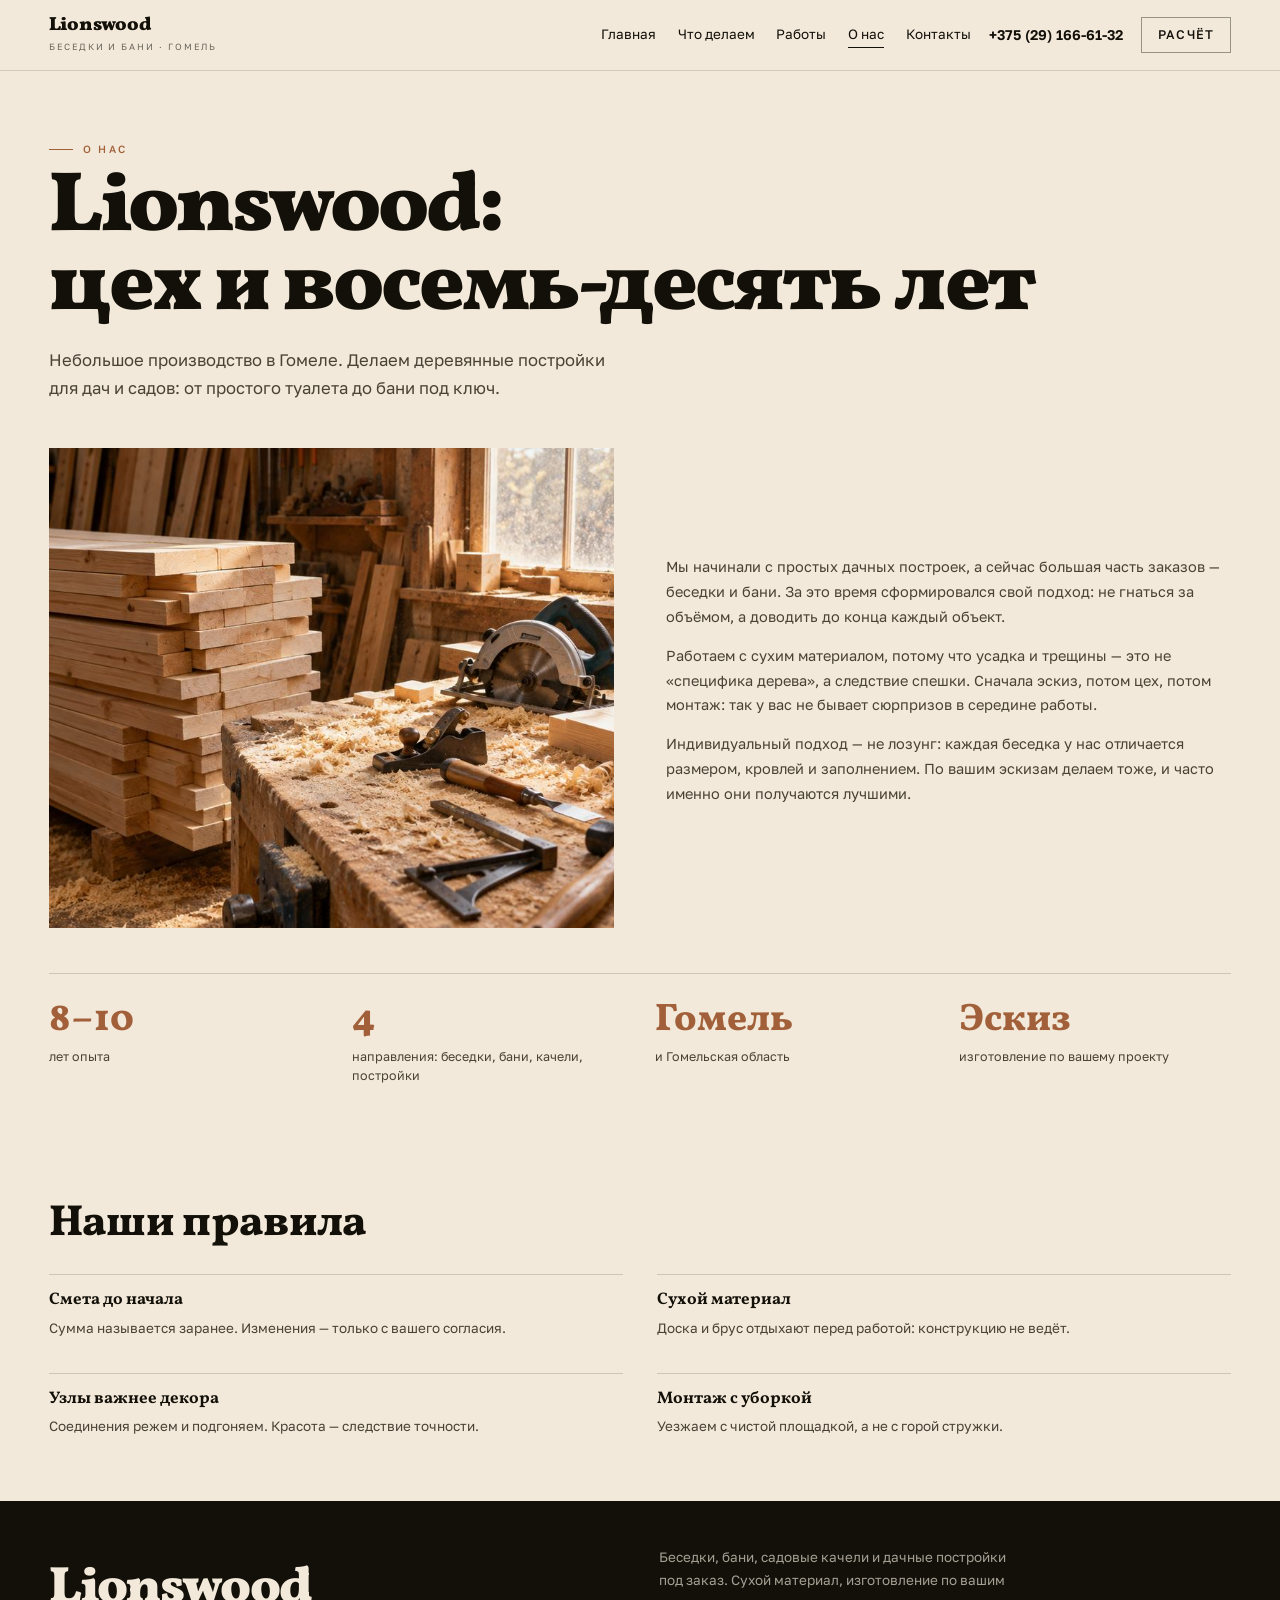
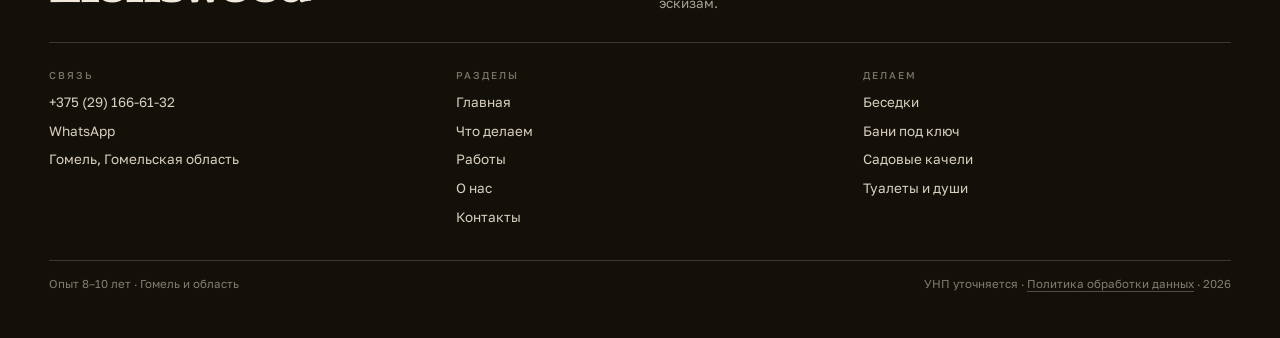
<file: o-kompanii.html>
<!DOCTYPE html>
<html lang="ru">
<head>
<meta charset="utf-8">
<meta name="viewport" content="width=device-width, initial-scale=1">
<title>О нас — цех Lionswood в Гомеле, опыт 8–10 лет</title>
<meta name="description" content="Небольшое производство в Гомеле: беседки, бани, качели и дачные постройки из сухого материала, изготовление по вашим эскизам.">
<link rel="canonical" href="https://romjjjke.github.io/lionswood/o-kompanii.html">
<meta property="og:type" content="website">
<meta property="og:title" content="О нас — цех Lionswood в Гомеле, опыт 8–10 лет">
<meta property="og:description" content="Небольшое производство в Гомеле: беседки, бани, качели и дачные постройки из сухого материала, изготовление по вашим эскизам.">
<meta property="og:image" content="https://romjjjke.github.io/lionswood/assets/img/hero.jpg">
<meta name="theme-color" content="#131009">
<link rel="icon" href="favicon.svg" type="image/svg+xml">
<style>[hidden]{display:none!important}
*{box-sizing:border-box}
html{-webkit-text-size-adjust:100%;scroll-behavior:smooth;overflow-x:clip}
body{margin:0;background:#F2E9DA;color:#131009;font:400 16.5px/1.62 "Golos Text",Arial,sans-serif}
img{display:block;max-width:100%;height:auto}
a{color:inherit;text-decoration:none}
h1,h2,h3,p,ul,ol,figure,dl,dd,table,blockquote{margin:0}
ul,ol{padding:0;list-style:none}
button{font:inherit;color:inherit;cursor:pointer}
.wrap{padding-inline:clamp(16px,3.8vw,56px);max-width:1560px;margin:0 auto}
.hd{position:fixed;top:0;left:0;right:0;z-index:80;transition:background .35s ease,box-shadow .35s ease,backdrop-filter .35s}
.hd__in{display:flex;align-items:center;gap:18px;padding:16px clamp(16px,3.8vw,56px);transition:padding .35s ease}
.hd .logo,.hd .nav a,.hd .hd__tel{color:#F5EEDF}
.hd.is-stuck,.hd--solid{background:rgba(242,233,218,.94);backdrop-filter:blur(14px);box-shadow:0 1px 0 rgba(19,16,9,.14)}
.hd--solid .logo,.hd--solid .nav a,.hd--solid .hd__tel{color:#131009}
.hd--solid .hd__in{padding-block:12px}
body.inner .hd{background:rgba(242,233,218,.96);backdrop-filter:blur(14px);box-shadow:0 1px 0 rgba(19,16,9,.16)}
body.inner .hd .logo,body.inner .hd .nav a,body.inner .hd .hd__tel{color:#131009}
body.inner .hd .logo i{opacity:.6}
body.inner .hd .btn--ghost{border-color:rgba(19,16,9,.42);color:#131009}
.hd.is-stuck .logo,.hd.is-stuck .nav a,.hd.is-stuck .hd__tel{color:#131009}
.hd.is-stuck .hd__in{padding-block:10px}
.logo{font:900 19px/1 "Vollkorn",Georgia,serif;letter-spacing:-.01em;margin-right:auto}
.logo i{display:block;font:400 9px/1.6 "Golos Text",sans-serif;letter-spacing:.22em;text-transform:uppercase;font-style:normal;opacity:.72;margin-top:5px}
.nav{display:flex;gap:clamp(12px,1.7vw,26px)}
.nav a{font:400 13.5px/1 "Golos Text",sans-serif;position:relative;padding:6px 0}
.nav a::after{content:"";position:absolute;left:0;right:100%;bottom:0;height:1px;background:currentColor;transition:right .3s}
.nav a:hover::after,.nav a[aria-current]::after{right:0}
.hd__tel{font:600 14px/1 "Golos Text",sans-serif;white-space:nowrap}
.burger{display:none;width:42px;height:42px;border:1px solid currentColor;background:transparent;color:inherit;align-items:center;justify-content:center;flex-direction:column;gap:5px;border-radius:0}
.burger span{display:block;width:18px;height:1.5px;background:currentColor}
.btn{display:inline-flex;align-items:center;justify-content:center;gap:9px;padding:15px 24px;border:1px solid #131009;background:#131009;color:#F7F1E4;font:500 12.5px/1 "Golos Text",sans-serif;letter-spacing:.1em;text-transform:uppercase;transition:background .25s,color .25s,border-color .25s}
.btn:hover{background:#A2603A;border-color:#A2603A;color:#fff}
.btn--ghost{background:transparent;color:inherit;border-color:currentColor}
.btn--ghost:hover{background:#F7F1E4;color:#131009;border-color:#F7F1E4}
.drawer{position:fixed;inset:0;z-index:200;background:rgba(14,11,7,.62);display:flex;justify-content:flex-end;backdrop-filter:blur(3px)}
.drawer__in{width:min(400px,90vw);height:100%;background:#F2E9DA;padding:22px;display:flex;flex-direction:column;gap:14px;overflow-y:auto}
.drawer__x{align-self:flex-end;width:40px;height:40px;border:1px solid rgba(19,16,9,.3);background:transparent;font:300 22px/1 "Golos Text",sans-serif}
.drawer__nav{display:grid;margin-top:8px}
.drawer__nav a{padding:14px 0;border-bottom:1px solid rgba(19,16,9,.16);font:800 22px/1.1 "Vollkorn",Georgia,serif}
.drawer__foot{margin-top:auto;font-size:12px;color:#5F5647}
.mobar{display:none}
body.is-locked{overflow:hidden}
@media (max-width:1020px){.nav{display:none}.hd__tel{display:none}.burger{display:flex}}
@media (max-width:760px){
  .mobar{display:grid;grid-template-columns:1fr 1fr;gap:8px;position:fixed;left:0;right:0;bottom:0;z-index:120;padding:8px;background:rgba(242,233,218,.97);border-top:1px solid rgba(19,16,9,.16)}
  .mobar .btn{padding:15px 8px;font-size:11.5px}
  body{padding-bottom:66px}
}
</style>
<link rel="preconnect" href="https://fonts.googleapis.com">
<link rel="preconnect" href="https://fonts.gstatic.com" crossorigin>
<link rel="stylesheet" href="https://fonts.googleapis.com/css2?family=Vollkorn:wght@600;700;800;900&family=Golos+Text:wght@400;500;600&display=swap">
<link rel="stylesheet" href="assets/css/style.v2.css">
<script type="application/ld+json">{"@context": "https://schema.org", "@type": "LocalBusiness", "name": "Lionswood — беседки и бани под заказ", "description": "Изготовление беседок, садовых качелей, бань, дачных туалетов и душевых под заказ по эскизам заказчика.", "url": "https://romjjjke.github.io/lionswood/", "telephone": "+375 (29) 166-61-32", "areaServed": "Гомель и Гомельская область", "address": {"@type": "PostalAddress", "addressLocality": "Гомель", "addressRegion": "Гомельская область", "addressCountry": "BY"}}</script>
</head>
<body class="inner">
<header class="hd" id="hd">
  <div class="hd__in">
    <a class="logo" href="index.html">Lionswood<i>беседки и бани · Гомель</i></a>
    <nav class="nav" aria-label="Разделы"><a href="index.html">Главная</a><a href="uslugi.html">Что делаем</a><a href="raboty.html">Работы</a><a href="o-kompanii.html" aria-current="page">О нас</a><a href="kontakty.html">Контакты</a></nav>
    <a class="hd__tel" href="tel:+375291666132">+375 (29) 166-61-32</a>
    <a class="btn btn--ghost" href="kontakty.html" style="padding:11px 16px">Расчёт</a>
    <button class="burger" id="burger" type="button" aria-expanded="false" aria-controls="drawer" aria-label="Открыть меню"><span></span><span></span><span></span></button>
  </div>
</header>
<section class="ph">
  <div class="wrap">
    <p class="kick">О нас</p>
    <h1 class="ph__h">Lionswood:<br>цех и восемь-десять лет</h1>
    <p class="ph__lead">Небольшое производство в Гомеле. Делаем деревянные постройки для дач и садов: от простого туалета до бани под ключ.</p>
  </div>
</section><section class="about"><div class="wrap">
  <div class="about__grid">
    <figure class="about__fig"><img src="assets/img/shop.jpg" alt="Наш цех" loading="lazy" width="900" height="672"></figure>
    <div class="about__txt">
      <p class="about__p">Мы начинали с простых дачных построек, а сейчас большая часть заказов — беседки и бани. За это время сформировался свой подход: не гнаться за объёмом, а доводить до конца каждый объект.</p>
      <p class="about__p">Работаем с сухим материалом, потому что усадка и трещины — это не «специфика дерева», а следствие спешки. Сначала эскиз, потом цех, потом монтаж: так у вас не бывает сюрпризов в середине работы.</p>
      <p class="about__p">Индивидуальный подход — не лозунг: каждая беседка у нас отличается размером, кровлей и заполнением. По вашим эскизам делаем тоже, и часто именно они получаются лучшими.</p>
    </div>
  </div>
  <div class="nums">
    <div class="nm"><b>8–10</b><span>лет опыта</span></div>
    <div class="nm"><b>4</b><span>направления: беседки, бани, качели, постройки</span></div>
    <div class="nm"><b>Гомель</b><span>и Гомельская область</span></div>
    <div class="nm"><b>Эскиз</b><span>изготовление по вашему проекту</span></div>
  </div>
</div></section>
<section class="prin"><div class="wrap"><h2 class="h2">Наши правила</h2><ul class="prin__list">
  <li><b>Смета до начала</b><span>Сумма называется заранее. Изменения — только с вашего согласия.</span></li>
  <li><b>Сухой материал</b><span>Доска и брус отдыхают перед работой: конструкцию не ведёт.</span></li>
  <li><b>Узлы важнее декора</b><span>Соединения режем и подгоняем. Красота — следствие точности.</span></li>
  <li><b>Монтаж с уборкой</b><span>Уезжаем с чистой площадкой, а не с горой стружки.</span></li>
</ul></div></section><footer class="ft">
  <div class="wrap">
    <div class="ft__top">
      <p class="ft__brand">Lionswood</p>
      <p class="ft__lead">Беседки, бани, садовые качели и дачные постройки под заказ. Сухой материал, изготовление по вашим эскизам.</p>
    </div>
    <div class="ft__grid">
      <div>
        <p class="ft__lbl">Связь</p>
        <ul class="ft__list"><li><a href="tel:+375291666132">+375 (29) 166-61-32</a></li><li><a href="https://wa.me/375291666132">WhatsApp</a></li><li>Гомель, Гомельская область</li></ul>
      </div>
      <div>
        <p class="ft__lbl">Разделы</p>
        <ul class="ft__list"><li><a href="index.html">Главная</a></li><li><a href="uslugi.html">Что делаем</a></li><li><a href="raboty.html">Работы</a></li><li><a href="o-kompanii.html">О нас</a></li><li><a href="kontakty.html">Контакты</a></li></ul>
      </div>
      <div>
        <p class="ft__lbl">Делаем</p>
        <ul class="ft__list"><li>Беседки</li><li>Бани под ключ</li><li>Садовые качели</li><li>Туалеты и души</li></ul>
      </div>
    </div>
    <div class="ft__bot">
      <span>Опыт 8–10 лет · Гомель и область</span>
      <span>УНП уточняется · <a href="politika.html">Политика обработки данных</a> · <span id="year">2026</span></span>
    </div>
  </div>
</footer>
<div class="mobar">
  <a class="btn" href="tel:+375291666132">Позвонить</a>
  <a class="btn btn--ghost" href="https://wa.me/375291666132" style="border-color:#131009">WhatsApp</a>
</div>
<div class="drawer" id="drawer" hidden>
  <div class="drawer__in">
    <button class="drawer__x" id="drawer-x" type="button" aria-label="Закрыть меню">×</button>
    <nav class="drawer__nav" aria-label="Мобильное меню"><a href="index.html">Главная</a><a href="uslugi.html">Что делаем</a><a href="raboty.html">Работы</a><a href="o-kompanii.html">О нас</a><a href="kontakty.html">Контакты</a><a href="politika.html">Политика</a></nav>
    <a class="btn" href="tel:+375291666132">+375 (29) 166-61-32</a>
    <a class="btn btn--ghost" href="https://wa.me/375291666132" style="border-color:#131009">WhatsApp</a>
    <p class="drawer__foot">Гомель и Гомельская область<br>Беседки, бани, качели, дачные постройки</p>
  </div>
</div>
<script src="assets/js/main.v2.js" defer></script></body></html>
</file>
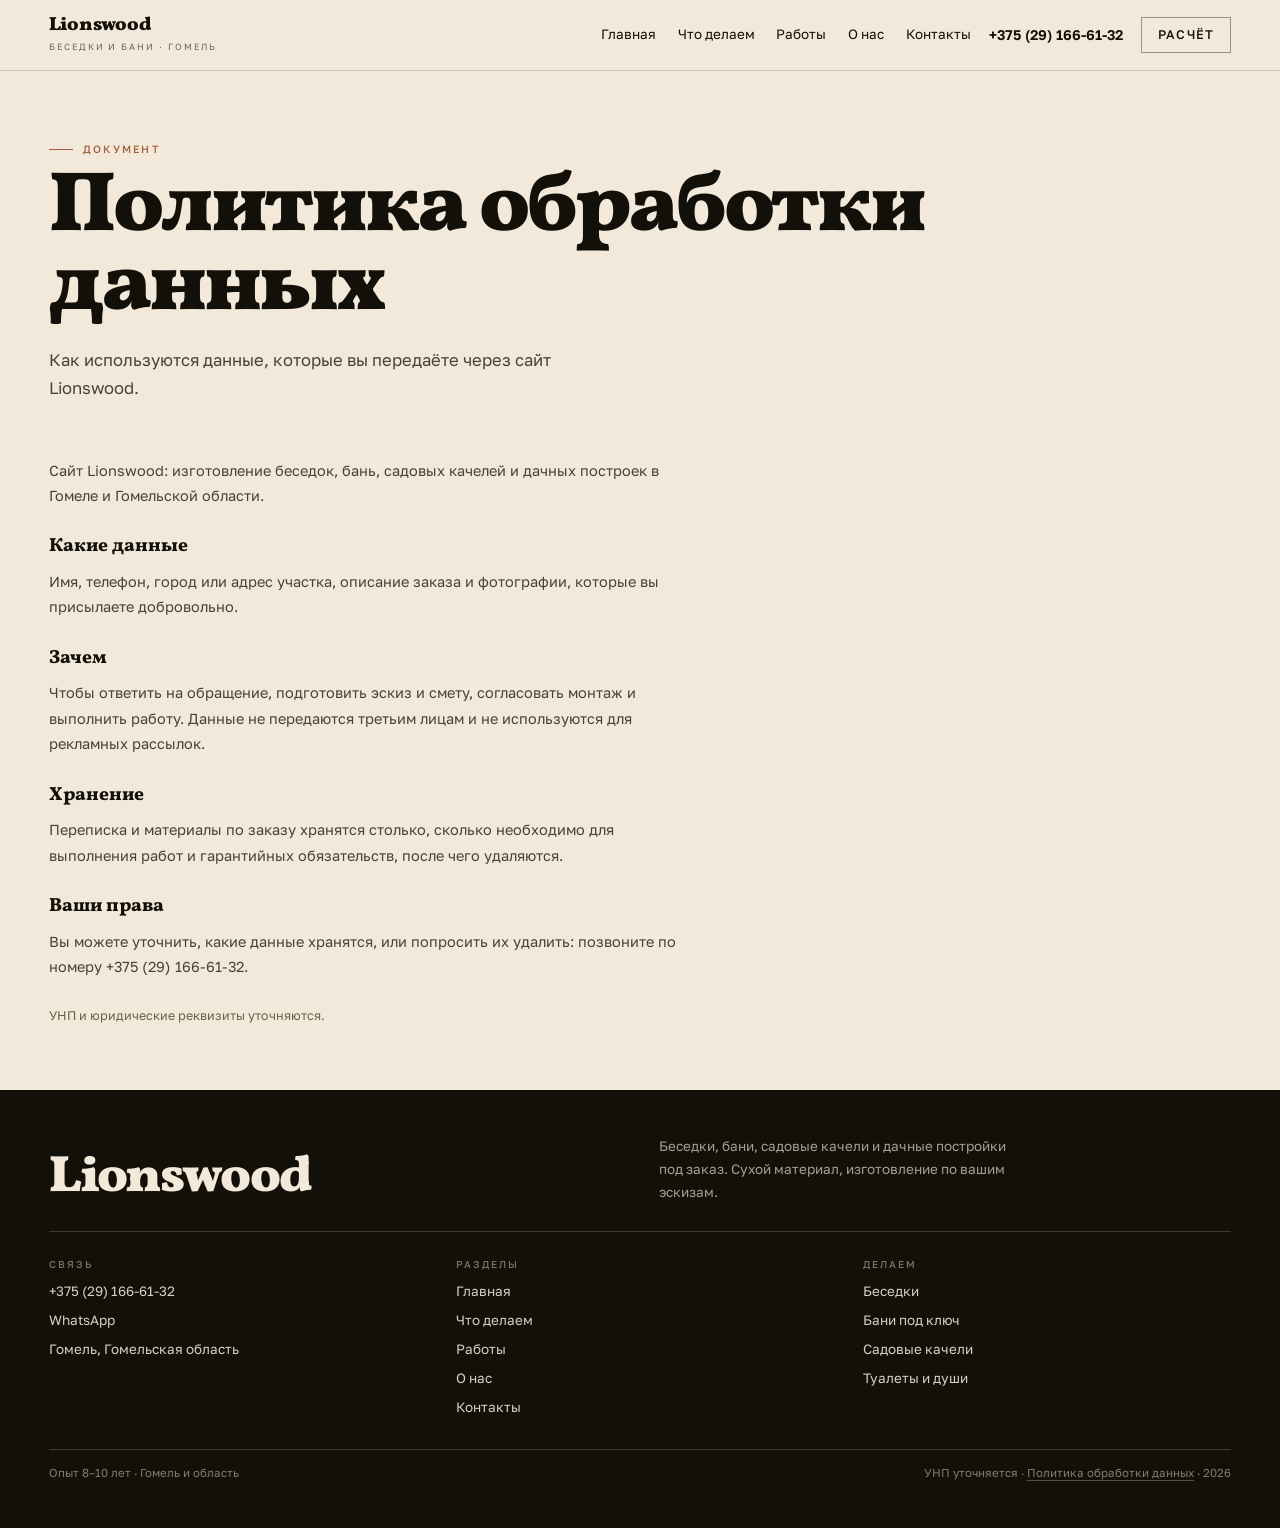
<file: politika.html>
<!DOCTYPE html>
<html lang="ru">
<head>
<meta charset="utf-8">
<meta name="viewport" content="width=device-width, initial-scale=1">
<title>Политика обработки данных | Lionswood</title>
<meta name="description" content="Как обрабатываются данные, переданные через сайт Lionswood.">
<link rel="canonical" href="https://romjjjke.github.io/lionswood/politika.html">
<meta property="og:type" content="website">
<meta property="og:title" content="Политика обработки данных | Lionswood">
<meta property="og:description" content="Как обрабатываются данные, переданные через сайт Lionswood.">
<meta property="og:image" content="https://romjjjke.github.io/lionswood/assets/img/hero.jpg">
<meta name="theme-color" content="#131009">
<link rel="icon" href="favicon.svg" type="image/svg+xml">
<style>[hidden]{display:none!important}
*{box-sizing:border-box}
html{-webkit-text-size-adjust:100%;scroll-behavior:smooth;overflow-x:clip}
body{margin:0;background:#F2E9DA;color:#131009;font:400 16.5px/1.62 "Golos Text",Arial,sans-serif}
img{display:block;max-width:100%;height:auto}
a{color:inherit;text-decoration:none}
h1,h2,h3,p,ul,ol,figure,dl,dd,table,blockquote{margin:0}
ul,ol{padding:0;list-style:none}
button{font:inherit;color:inherit;cursor:pointer}
.wrap{padding-inline:clamp(16px,3.8vw,56px);max-width:1560px;margin:0 auto}
.hd{position:fixed;top:0;left:0;right:0;z-index:80;transition:background .35s ease,box-shadow .35s ease,backdrop-filter .35s}
.hd__in{display:flex;align-items:center;gap:18px;padding:16px clamp(16px,3.8vw,56px);transition:padding .35s ease}
.hd .logo,.hd .nav a,.hd .hd__tel{color:#F5EEDF}
.hd.is-stuck,.hd--solid{background:rgba(242,233,218,.94);backdrop-filter:blur(14px);box-shadow:0 1px 0 rgba(19,16,9,.14)}
.hd--solid .logo,.hd--solid .nav a,.hd--solid .hd__tel{color:#131009}
.hd--solid .hd__in{padding-block:12px}
body.inner .hd{background:rgba(242,233,218,.96);backdrop-filter:blur(14px);box-shadow:0 1px 0 rgba(19,16,9,.16)}
body.inner .hd .logo,body.inner .hd .nav a,body.inner .hd .hd__tel{color:#131009}
body.inner .hd .logo i{opacity:.6}
body.inner .hd .btn--ghost{border-color:rgba(19,16,9,.42);color:#131009}
.hd.is-stuck .logo,.hd.is-stuck .nav a,.hd.is-stuck .hd__tel{color:#131009}
.hd.is-stuck .hd__in{padding-block:10px}
.logo{font:900 19px/1 "Vollkorn",Georgia,serif;letter-spacing:-.01em;margin-right:auto}
.logo i{display:block;font:400 9px/1.6 "Golos Text",sans-serif;letter-spacing:.22em;text-transform:uppercase;font-style:normal;opacity:.72;margin-top:5px}
.nav{display:flex;gap:clamp(12px,1.7vw,26px)}
.nav a{font:400 13.5px/1 "Golos Text",sans-serif;position:relative;padding:6px 0}
.nav a::after{content:"";position:absolute;left:0;right:100%;bottom:0;height:1px;background:currentColor;transition:right .3s}
.nav a:hover::after,.nav a[aria-current]::after{right:0}
.hd__tel{font:600 14px/1 "Golos Text",sans-serif;white-space:nowrap}
.burger{display:none;width:42px;height:42px;border:1px solid currentColor;background:transparent;color:inherit;align-items:center;justify-content:center;flex-direction:column;gap:5px;border-radius:0}
.burger span{display:block;width:18px;height:1.5px;background:currentColor}
.btn{display:inline-flex;align-items:center;justify-content:center;gap:9px;padding:15px 24px;border:1px solid #131009;background:#131009;color:#F7F1E4;font:500 12.5px/1 "Golos Text",sans-serif;letter-spacing:.1em;text-transform:uppercase;transition:background .25s,color .25s,border-color .25s}
.btn:hover{background:#A2603A;border-color:#A2603A;color:#fff}
.btn--ghost{background:transparent;color:inherit;border-color:currentColor}
.btn--ghost:hover{background:#F7F1E4;color:#131009;border-color:#F7F1E4}
.drawer{position:fixed;inset:0;z-index:200;background:rgba(14,11,7,.62);display:flex;justify-content:flex-end;backdrop-filter:blur(3px)}
.drawer__in{width:min(400px,90vw);height:100%;background:#F2E9DA;padding:22px;display:flex;flex-direction:column;gap:14px;overflow-y:auto}
.drawer__x{align-self:flex-end;width:40px;height:40px;border:1px solid rgba(19,16,9,.3);background:transparent;font:300 22px/1 "Golos Text",sans-serif}
.drawer__nav{display:grid;margin-top:8px}
.drawer__nav a{padding:14px 0;border-bottom:1px solid rgba(19,16,9,.16);font:800 22px/1.1 "Vollkorn",Georgia,serif}
.drawer__foot{margin-top:auto;font-size:12px;color:#5F5647}
.mobar{display:none}
body.is-locked{overflow:hidden}
@media (max-width:1020px){.nav{display:none}.hd__tel{display:none}.burger{display:flex}}
@media (max-width:760px){
  .mobar{display:grid;grid-template-columns:1fr 1fr;gap:8px;position:fixed;left:0;right:0;bottom:0;z-index:120;padding:8px;background:rgba(242,233,218,.97);border-top:1px solid rgba(19,16,9,.16)}
  .mobar .btn{padding:15px 8px;font-size:11.5px}
  body{padding-bottom:66px}
}
</style>
<link rel="preconnect" href="https://fonts.googleapis.com">
<link rel="preconnect" href="https://fonts.gstatic.com" crossorigin>
<link rel="stylesheet" href="https://fonts.googleapis.com/css2?family=Vollkorn:wght@600;700;800;900&family=Golos+Text:wght@400;500;600&display=swap">
<link rel="stylesheet" href="assets/css/style.v2.css">
<script type="application/ld+json">{"@context": "https://schema.org", "@type": "LocalBusiness", "name": "Lionswood — беседки и бани под заказ", "description": "Изготовление беседок, садовых качелей, бань, дачных туалетов и душевых под заказ по эскизам заказчика.", "url": "https://romjjjke.github.io/lionswood/", "telephone": "+375 (29) 166-61-32", "areaServed": "Гомель и Гомельская область", "address": {"@type": "PostalAddress", "addressLocality": "Гомель", "addressRegion": "Гомельская область", "addressCountry": "BY"}}</script>
</head>
<body class="inner">
<header class="hd" id="hd">
  <div class="hd__in">
    <a class="logo" href="index.html">Lionswood<i>беседки и бани · Гомель</i></a>
    <nav class="nav" aria-label="Разделы"><a href="index.html">Главная</a><a href="uslugi.html">Что делаем</a><a href="raboty.html">Работы</a><a href="o-kompanii.html">О нас</a><a href="kontakty.html">Контакты</a></nav>
    <a class="hd__tel" href="tel:+375291666132">+375 (29) 166-61-32</a>
    <a class="btn btn--ghost" href="kontakty.html" style="padding:11px 16px">Расчёт</a>
    <button class="burger" id="burger" type="button" aria-expanded="false" aria-controls="drawer" aria-label="Открыть меню"><span></span><span></span><span></span></button>
  </div>
</header>
<section class="ph">
  <div class="wrap">
    <p class="kick">Документ</p>
    <h1 class="ph__h">Политика обработки данных</h1>
    <p class="ph__lead">Как используются данные, которые вы передаёте через сайт Lionswood.</p>
  </div>
</section><section class="txt"><div class="wrap">
<p>Сайт Lionswood: изготовление беседок, бань, садовых качелей и дачных построек в Гомеле и Гомельской области.</p>
<h2>Какие данные</h2><p>Имя, телефон, город или адрес участка, описание заказа и фотографии, которые вы присылаете добровольно.</p>
<h2>Зачем</h2><p>Чтобы ответить на обращение, подготовить эскиз и смету, согласовать монтаж и выполнить работу. Данные не передаются третьим лицам и не используются для рекламных рассылок.</p>
<h2>Хранение</h2><p>Переписка и материалы по заказу хранятся столько, сколько необходимо для выполнения работ и гарантийных обязательств, после чего удаляются.</p>
<h2>Ваши права</h2><p>Вы можете уточнить, какие данные хранятся, или попросить их удалить: позвоните по номеру +375 (29) 166-61-32.</p>
<p class="fine">УНП и юридические реквизиты уточняются.</p>
</div></section><footer class="ft">
  <div class="wrap">
    <div class="ft__top">
      <p class="ft__brand">Lionswood</p>
      <p class="ft__lead">Беседки, бани, садовые качели и дачные постройки под заказ. Сухой материал, изготовление по вашим эскизам.</p>
    </div>
    <div class="ft__grid">
      <div>
        <p class="ft__lbl">Связь</p>
        <ul class="ft__list"><li><a href="tel:+375291666132">+375 (29) 166-61-32</a></li><li><a href="https://wa.me/375291666132">WhatsApp</a></li><li>Гомель, Гомельская область</li></ul>
      </div>
      <div>
        <p class="ft__lbl">Разделы</p>
        <ul class="ft__list"><li><a href="index.html">Главная</a></li><li><a href="uslugi.html">Что делаем</a></li><li><a href="raboty.html">Работы</a></li><li><a href="o-kompanii.html">О нас</a></li><li><a href="kontakty.html">Контакты</a></li></ul>
      </div>
      <div>
        <p class="ft__lbl">Делаем</p>
        <ul class="ft__list"><li>Беседки</li><li>Бани под ключ</li><li>Садовые качели</li><li>Туалеты и души</li></ul>
      </div>
    </div>
    <div class="ft__bot">
      <span>Опыт 8–10 лет · Гомель и область</span>
      <span>УНП уточняется · <a href="politika.html">Политика обработки данных</a> · <span id="year">2026</span></span>
    </div>
  </div>
</footer>
<div class="mobar">
  <a class="btn" href="tel:+375291666132">Позвонить</a>
  <a class="btn btn--ghost" href="https://wa.me/375291666132" style="border-color:#131009">WhatsApp</a>
</div>
<div class="drawer" id="drawer" hidden>
  <div class="drawer__in">
    <button class="drawer__x" id="drawer-x" type="button" aria-label="Закрыть меню">×</button>
    <nav class="drawer__nav" aria-label="Мобильное меню"><a href="index.html">Главная</a><a href="uslugi.html">Что делаем</a><a href="raboty.html">Работы</a><a href="o-kompanii.html">О нас</a><a href="kontakty.html">Контакты</a><a href="politika.html">Политика</a></nav>
    <a class="btn" href="tel:+375291666132">+375 (29) 166-61-32</a>
    <a class="btn btn--ghost" href="https://wa.me/375291666132" style="border-color:#131009">WhatsApp</a>
    <p class="drawer__foot">Гомель и Гомельская область<br>Беседки, бани, качели, дачные постройки</p>
  </div>
</div>
<script src="assets/js/main.v2.js" defer></script></body></html>
</file>
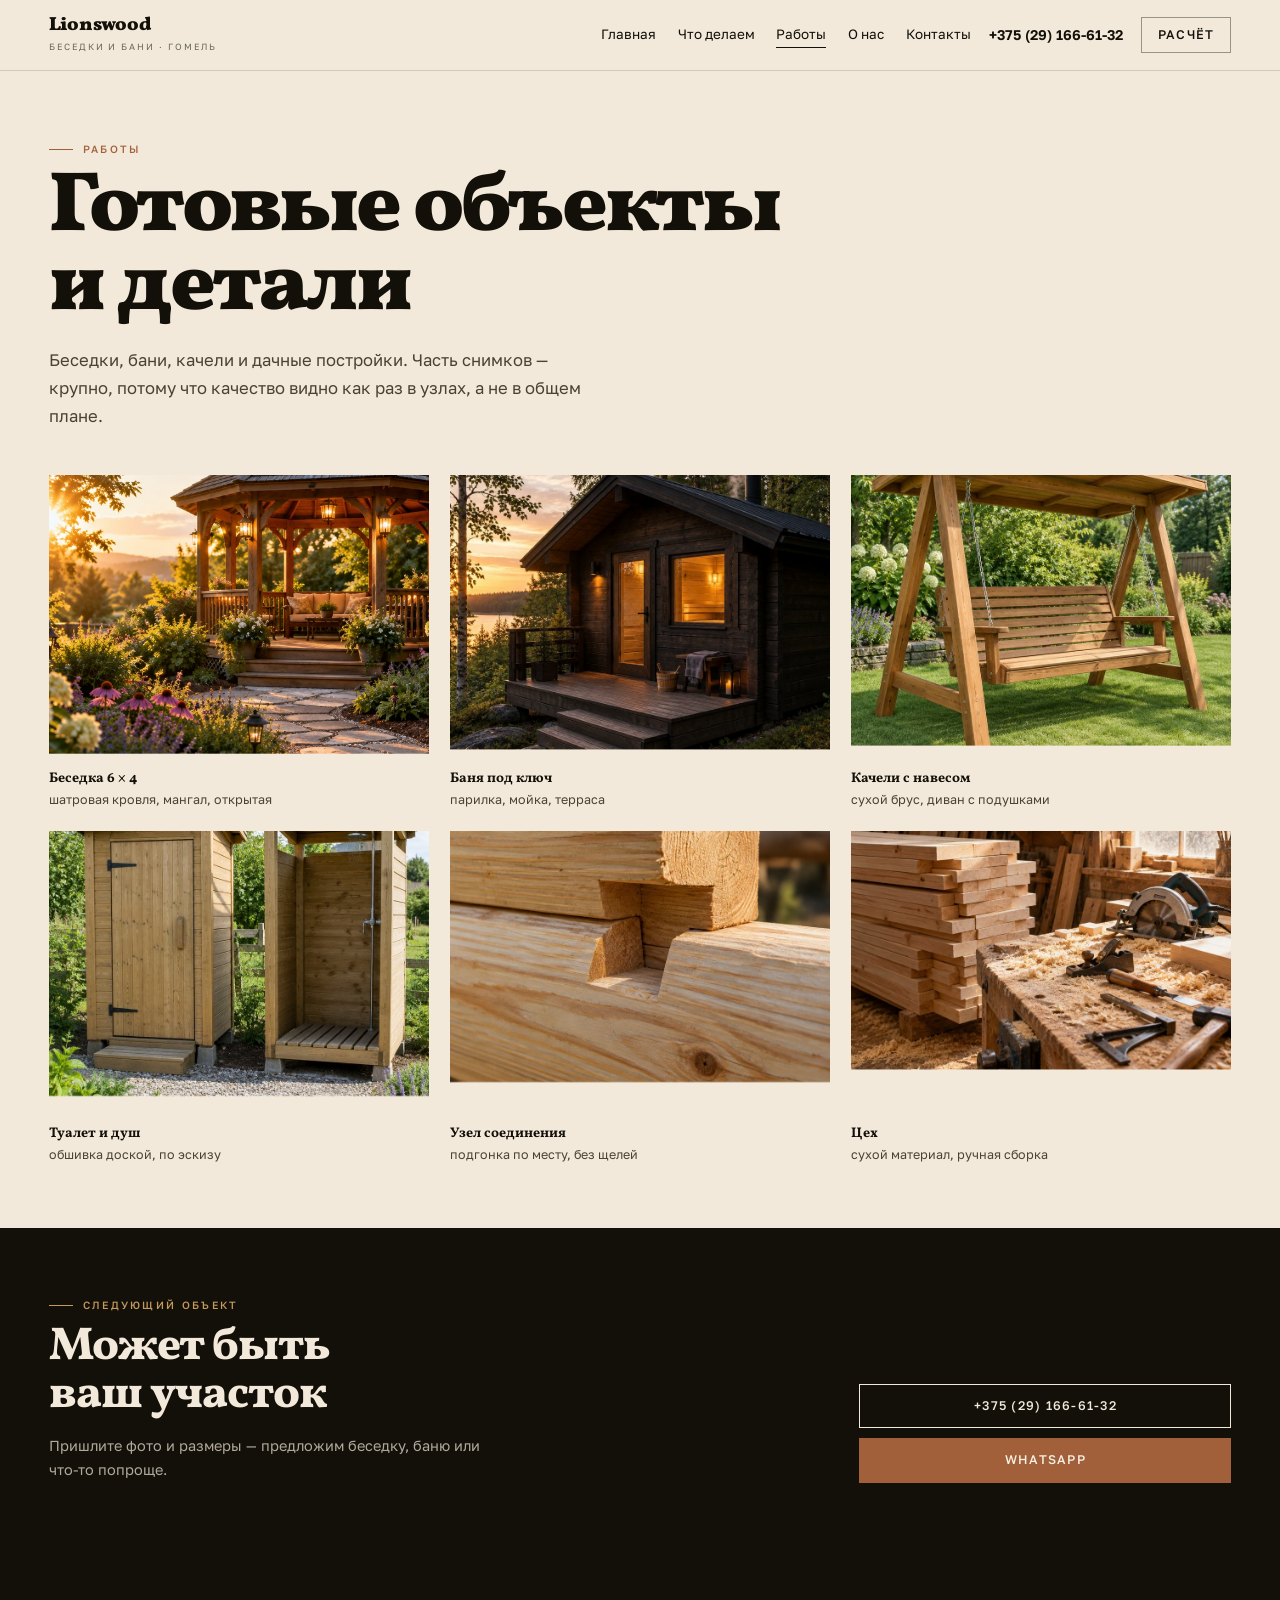
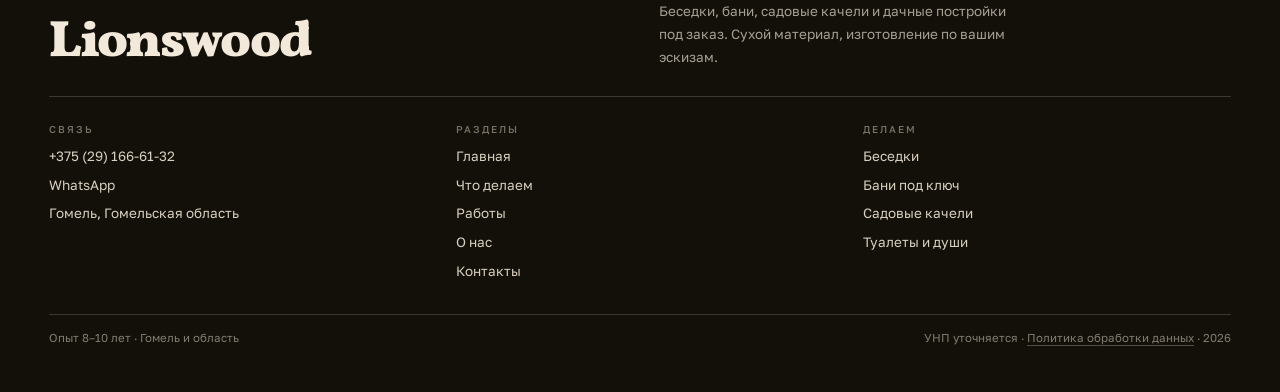
<file: raboty.html>
<!DOCTYPE html>
<html lang="ru">
<head>
<meta charset="utf-8">
<meta name="viewport" content="width=device-width, initial-scale=1">
<title>Работы — беседки, бани, качели | Lionswood, Гомель</title>
<meta name="description" content="Фотографии выполненных работ: беседки, бани под ключ, садовые качели, дачные постройки и крупные планы узлов.">
<link rel="canonical" href="https://romjjjke.github.io/lionswood/raboty.html">
<meta property="og:type" content="website">
<meta property="og:title" content="Работы — беседки, бани, качели | Lionswood, Гомель">
<meta property="og:description" content="Фотографии выполненных работ: беседки, бани под ключ, садовые качели, дачные постройки и крупные планы узлов.">
<meta property="og:image" content="https://romjjjke.github.io/lionswood/assets/img/hero.jpg">
<meta name="theme-color" content="#131009">
<link rel="icon" href="favicon.svg" type="image/svg+xml">
<style>[hidden]{display:none!important}
*{box-sizing:border-box}
html{-webkit-text-size-adjust:100%;scroll-behavior:smooth;overflow-x:clip}
body{margin:0;background:#F2E9DA;color:#131009;font:400 16.5px/1.62 "Golos Text",Arial,sans-serif}
img{display:block;max-width:100%;height:auto}
a{color:inherit;text-decoration:none}
h1,h2,h3,p,ul,ol,figure,dl,dd,table,blockquote{margin:0}
ul,ol{padding:0;list-style:none}
button{font:inherit;color:inherit;cursor:pointer}
.wrap{padding-inline:clamp(16px,3.8vw,56px);max-width:1560px;margin:0 auto}
.hd{position:fixed;top:0;left:0;right:0;z-index:80;transition:background .35s ease,box-shadow .35s ease,backdrop-filter .35s}
.hd__in{display:flex;align-items:center;gap:18px;padding:16px clamp(16px,3.8vw,56px);transition:padding .35s ease}
.hd .logo,.hd .nav a,.hd .hd__tel{color:#F5EEDF}
.hd.is-stuck,.hd--solid{background:rgba(242,233,218,.94);backdrop-filter:blur(14px);box-shadow:0 1px 0 rgba(19,16,9,.14)}
.hd--solid .logo,.hd--solid .nav a,.hd--solid .hd__tel{color:#131009}
.hd--solid .hd__in{padding-block:12px}
body.inner .hd{background:rgba(242,233,218,.96);backdrop-filter:blur(14px);box-shadow:0 1px 0 rgba(19,16,9,.16)}
body.inner .hd .logo,body.inner .hd .nav a,body.inner .hd .hd__tel{color:#131009}
body.inner .hd .logo i{opacity:.6}
body.inner .hd .btn--ghost{border-color:rgba(19,16,9,.42);color:#131009}
.hd.is-stuck .logo,.hd.is-stuck .nav a,.hd.is-stuck .hd__tel{color:#131009}
.hd.is-stuck .hd__in{padding-block:10px}
.logo{font:900 19px/1 "Vollkorn",Georgia,serif;letter-spacing:-.01em;margin-right:auto}
.logo i{display:block;font:400 9px/1.6 "Golos Text",sans-serif;letter-spacing:.22em;text-transform:uppercase;font-style:normal;opacity:.72;margin-top:5px}
.nav{display:flex;gap:clamp(12px,1.7vw,26px)}
.nav a{font:400 13.5px/1 "Golos Text",sans-serif;position:relative;padding:6px 0}
.nav a::after{content:"";position:absolute;left:0;right:100%;bottom:0;height:1px;background:currentColor;transition:right .3s}
.nav a:hover::after,.nav a[aria-current]::after{right:0}
.hd__tel{font:600 14px/1 "Golos Text",sans-serif;white-space:nowrap}
.burger{display:none;width:42px;height:42px;border:1px solid currentColor;background:transparent;color:inherit;align-items:center;justify-content:center;flex-direction:column;gap:5px;border-radius:0}
.burger span{display:block;width:18px;height:1.5px;background:currentColor}
.btn{display:inline-flex;align-items:center;justify-content:center;gap:9px;padding:15px 24px;border:1px solid #131009;background:#131009;color:#F7F1E4;font:500 12.5px/1 "Golos Text",sans-serif;letter-spacing:.1em;text-transform:uppercase;transition:background .25s,color .25s,border-color .25s}
.btn:hover{background:#A2603A;border-color:#A2603A;color:#fff}
.btn--ghost{background:transparent;color:inherit;border-color:currentColor}
.btn--ghost:hover{background:#F7F1E4;color:#131009;border-color:#F7F1E4}
.drawer{position:fixed;inset:0;z-index:200;background:rgba(14,11,7,.62);display:flex;justify-content:flex-end;backdrop-filter:blur(3px)}
.drawer__in{width:min(400px,90vw);height:100%;background:#F2E9DA;padding:22px;display:flex;flex-direction:column;gap:14px;overflow-y:auto}
.drawer__x{align-self:flex-end;width:40px;height:40px;border:1px solid rgba(19,16,9,.3);background:transparent;font:300 22px/1 "Golos Text",sans-serif}
.drawer__nav{display:grid;margin-top:8px}
.drawer__nav a{padding:14px 0;border-bottom:1px solid rgba(19,16,9,.16);font:800 22px/1.1 "Vollkorn",Georgia,serif}
.drawer__foot{margin-top:auto;font-size:12px;color:#5F5647}
.mobar{display:none}
body.is-locked{overflow:hidden}
@media (max-width:1020px){.nav{display:none}.hd__tel{display:none}.burger{display:flex}}
@media (max-width:760px){
  .mobar{display:grid;grid-template-columns:1fr 1fr;gap:8px;position:fixed;left:0;right:0;bottom:0;z-index:120;padding:8px;background:rgba(242,233,218,.97);border-top:1px solid rgba(19,16,9,.16)}
  .mobar .btn{padding:15px 8px;font-size:11.5px}
  body{padding-bottom:66px}
}
</style>
<link rel="preconnect" href="https://fonts.googleapis.com">
<link rel="preconnect" href="https://fonts.gstatic.com" crossorigin>
<link rel="stylesheet" href="https://fonts.googleapis.com/css2?family=Vollkorn:wght@600;700;800;900&family=Golos+Text:wght@400;500;600&display=swap">
<link rel="stylesheet" href="assets/css/style.v2.css">
<script type="application/ld+json">{"@context": "https://schema.org", "@type": "LocalBusiness", "name": "Lionswood — беседки и бани под заказ", "description": "Изготовление беседок, садовых качелей, бань, дачных туалетов и душевых под заказ по эскизам заказчика.", "url": "https://romjjjke.github.io/lionswood/", "telephone": "+375 (29) 166-61-32", "areaServed": "Гомель и Гомельская область", "address": {"@type": "PostalAddress", "addressLocality": "Гомель", "addressRegion": "Гомельская область", "addressCountry": "BY"}}</script>
</head>
<body class="inner">
<header class="hd" id="hd">
  <div class="hd__in">
    <a class="logo" href="index.html">Lionswood<i>беседки и бани · Гомель</i></a>
    <nav class="nav" aria-label="Разделы"><a href="index.html">Главная</a><a href="uslugi.html">Что делаем</a><a href="raboty.html" aria-current="page">Работы</a><a href="o-kompanii.html">О нас</a><a href="kontakty.html">Контакты</a></nav>
    <a class="hd__tel" href="tel:+375291666132">+375 (29) 166-61-32</a>
    <a class="btn btn--ghost" href="kontakty.html" style="padding:11px 16px">Расчёт</a>
    <button class="burger" id="burger" type="button" aria-expanded="false" aria-controls="drawer" aria-label="Открыть меню"><span></span><span></span><span></span></button>
  </div>
</header>
<section class="ph">
  <div class="wrap">
    <p class="kick">Работы</p>
    <h1 class="ph__h">Готовые объекты<br>и детали</h1>
    <p class="ph__lead">Беседки, бани, качели и дачные постройки. Часть снимков — крупно, потому что качество видно как раз в узлах, а не в общем плане.</p>
  </div>
</section><section class="galwrap"><div class="wrap"><div class="gal2">
<figure class="gi"><img src="assets/img/hero.jpg" alt="Беседка 6 × 4" loading="lazy" width="1200" height="800" data-parallax="0.04"><figcaption><b>Беседка 6 × 4</b><span>шатровая кровля, мангал, открытая</span></figcaption></figure><figure class="gi"><img src="assets/img/banya.jpg" alt="Баня под ключ" loading="lazy" width="1200" height="800" data-parallax="0.07"><figcaption><b>Баня под ключ</b><span>парилка, мойка, терраса</span></figcaption></figure><figure class="gi"><img src="assets/img/swing.jpg" alt="Качели с навесом" loading="lazy" width="1200" height="800" data-parallax="0.10"><figcaption><b>Качели с навесом</b><span>сухой брус, диван с подушками</span></figcaption></figure><figure class="gi"><img src="assets/img/yard.jpg" alt="Туалет и душ" loading="lazy" width="1200" height="800" data-parallax="0.04"><figcaption><b>Туалет и душ</b><span>обшивка доской, по эскизу</span></figcaption></figure><figure class="gi"><img src="assets/img/joint.jpg" alt="Узел соединения" loading="lazy" width="1200" height="800" data-parallax="0.07"><figcaption><b>Узел соединения</b><span>подгонка по месту, без щелей</span></figcaption></figure><figure class="gi"><img src="assets/img/shop.jpg" alt="Цех" loading="lazy" width="1200" height="800" data-parallax="0.10"><figcaption><b>Цех</b><span>сухой материал, ручная сборка</span></figcaption></figure>
</div></div></section>
<section class="end"><div class="wrap end__in"><div><p class="kick kick--inv">Следующий объект</p>
<h2 class="end__h">Может быть<br>ваш участок</h2>
<p class="end__p">Пришлите фото и размеры — предложим беседку, баню или что-то попроще.</p></div>
<div class="end__cta"><a class="btn btn--ghost" href="tel:+375291666132" style="border-color:#F2E9DA;color:#F2E9DA">+375 (29) 166-61-32</a><a class="btn" href="https://wa.me/375291666132" style="background:#A2603A;border-color:#A2603A">WhatsApp</a></div></div></section><footer class="ft">
  <div class="wrap">
    <div class="ft__top">
      <p class="ft__brand">Lionswood</p>
      <p class="ft__lead">Беседки, бани, садовые качели и дачные постройки под заказ. Сухой материал, изготовление по вашим эскизам.</p>
    </div>
    <div class="ft__grid">
      <div>
        <p class="ft__lbl">Связь</p>
        <ul class="ft__list"><li><a href="tel:+375291666132">+375 (29) 166-61-32</a></li><li><a href="https://wa.me/375291666132">WhatsApp</a></li><li>Гомель, Гомельская область</li></ul>
      </div>
      <div>
        <p class="ft__lbl">Разделы</p>
        <ul class="ft__list"><li><a href="index.html">Главная</a></li><li><a href="uslugi.html">Что делаем</a></li><li><a href="raboty.html">Работы</a></li><li><a href="o-kompanii.html">О нас</a></li><li><a href="kontakty.html">Контакты</a></li></ul>
      </div>
      <div>
        <p class="ft__lbl">Делаем</p>
        <ul class="ft__list"><li>Беседки</li><li>Бани под ключ</li><li>Садовые качели</li><li>Туалеты и души</li></ul>
      </div>
    </div>
    <div class="ft__bot">
      <span>Опыт 8–10 лет · Гомель и область</span>
      <span>УНП уточняется · <a href="politika.html">Политика обработки данных</a> · <span id="year">2026</span></span>
    </div>
  </div>
</footer>
<div class="mobar">
  <a class="btn" href="tel:+375291666132">Позвонить</a>
  <a class="btn btn--ghost" href="https://wa.me/375291666132" style="border-color:#131009">WhatsApp</a>
</div>
<div class="drawer" id="drawer" hidden>
  <div class="drawer__in">
    <button class="drawer__x" id="drawer-x" type="button" aria-label="Закрыть меню">×</button>
    <nav class="drawer__nav" aria-label="Мобильное меню"><a href="index.html">Главная</a><a href="uslugi.html">Что делаем</a><a href="raboty.html">Работы</a><a href="o-kompanii.html">О нас</a><a href="kontakty.html">Контакты</a><a href="politika.html">Политика</a></nav>
    <a class="btn" href="tel:+375291666132">+375 (29) 166-61-32</a>
    <a class="btn btn--ghost" href="https://wa.me/375291666132" style="border-color:#131009">WhatsApp</a>
    <p class="drawer__foot">Гомель и Гомельская область<br>Беседки, бани, качели, дачные постройки</p>
  </div>
</div>
<script src="assets/js/main.v2.js" defer></script></body></html>
</file>
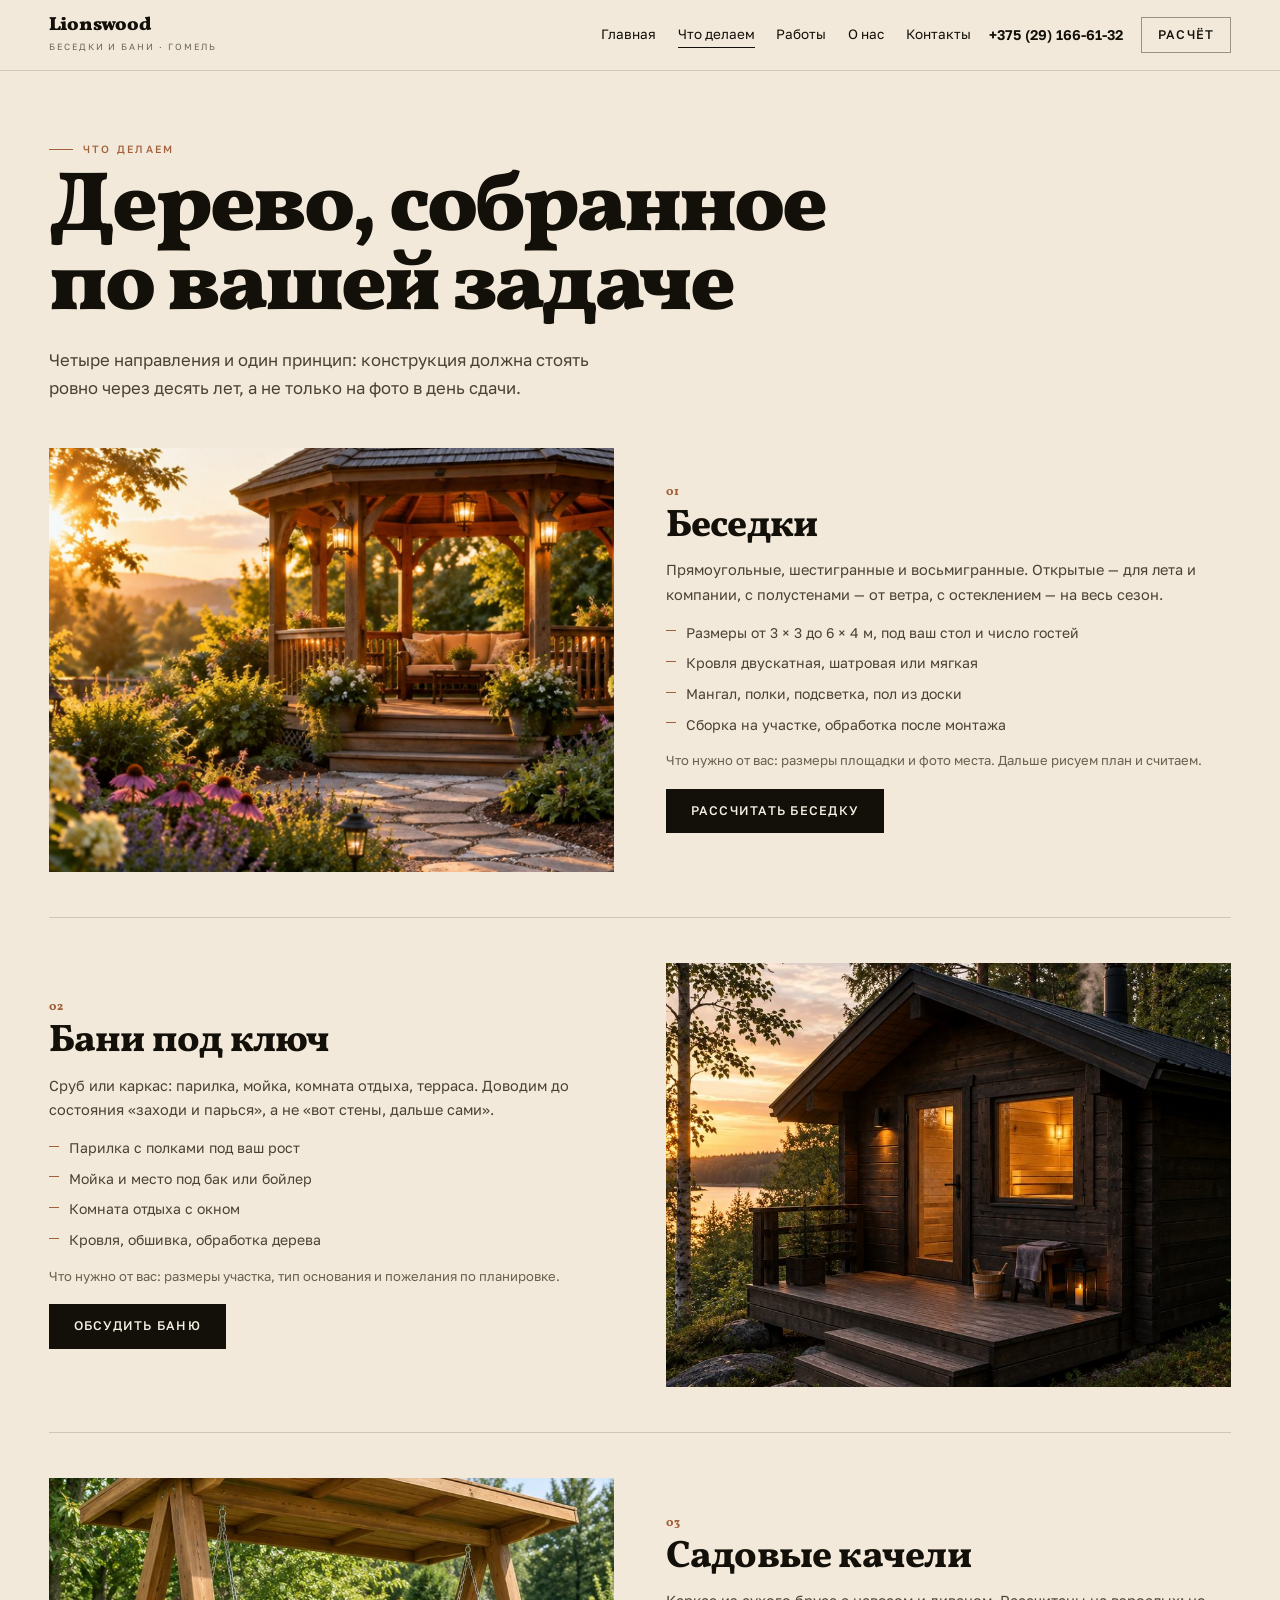
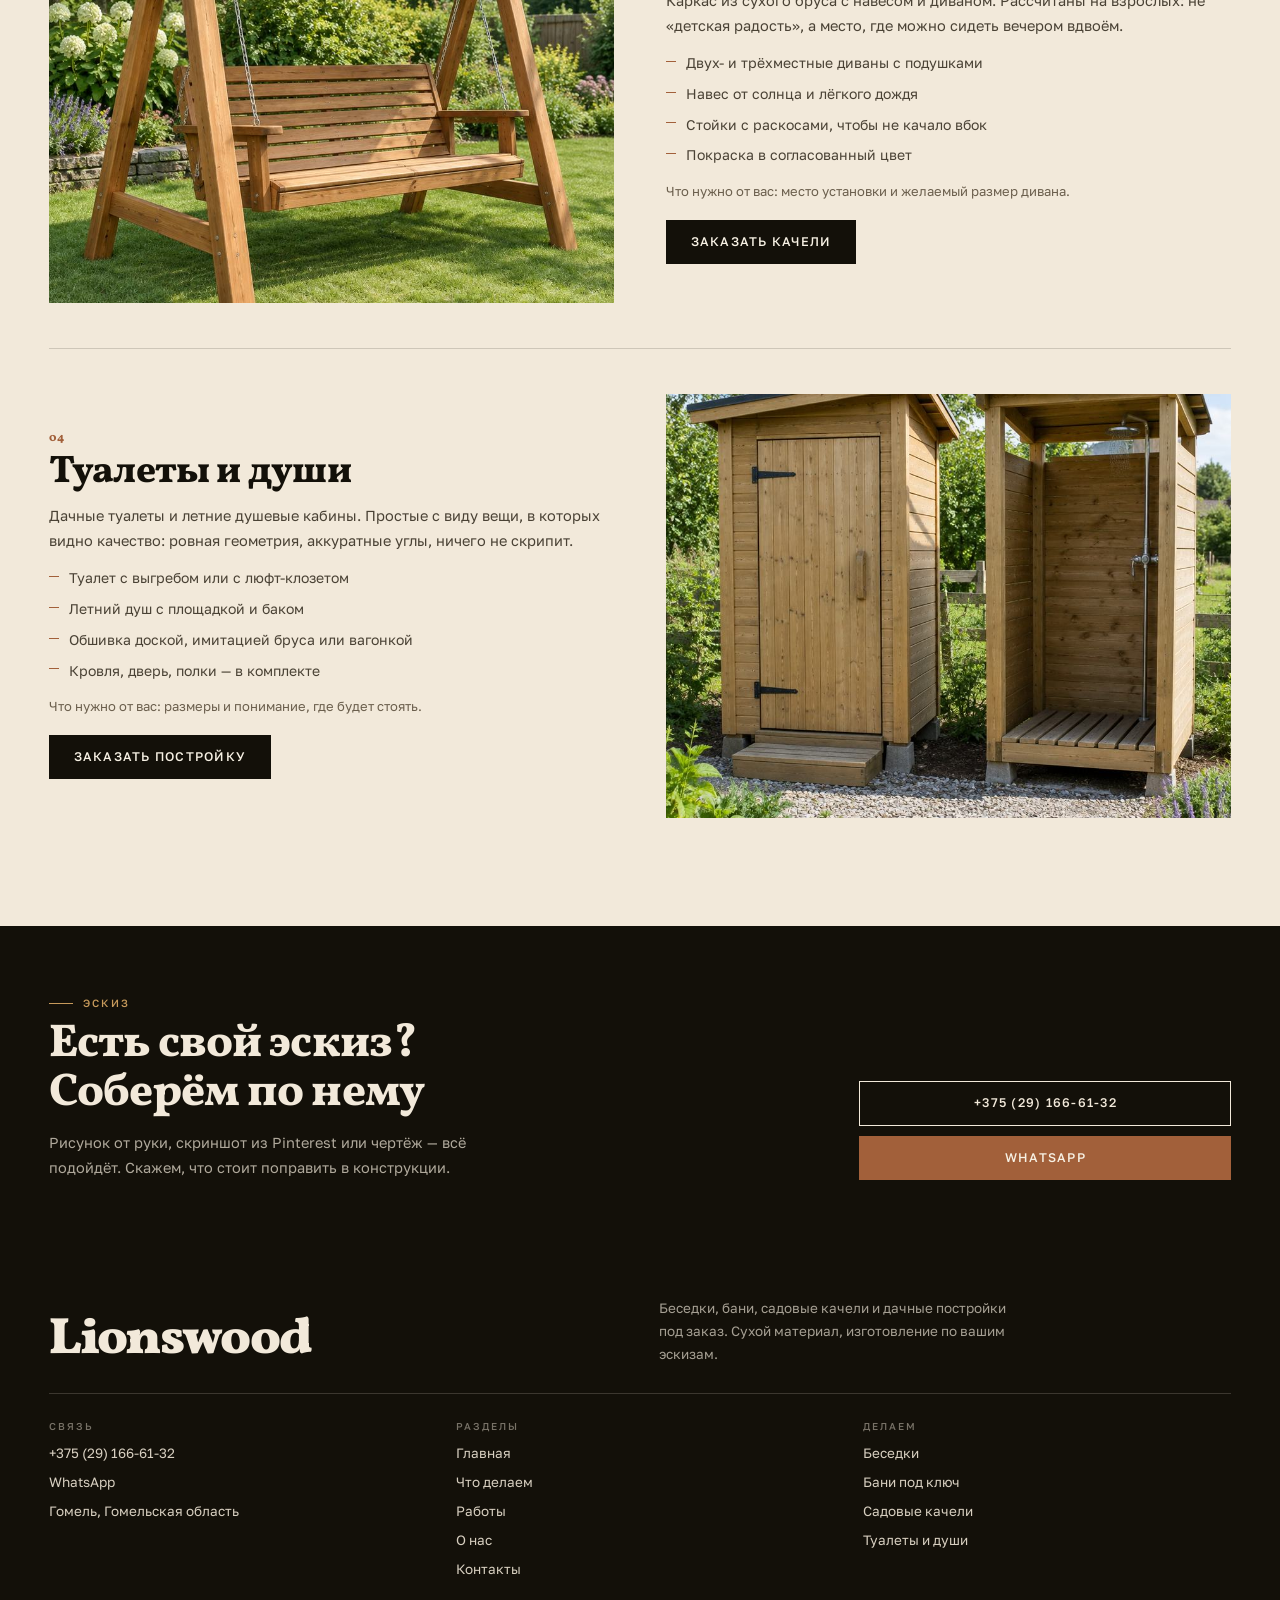
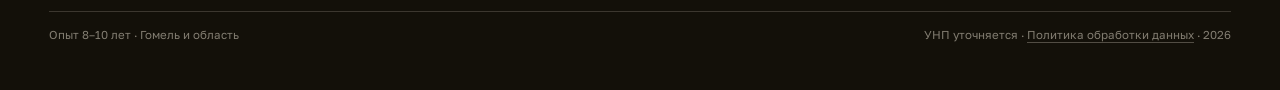
<file: uslugi.html>
<!DOCTYPE html>
<html lang="ru">
<head>
<meta charset="utf-8">
<meta name="viewport" content="width=device-width, initial-scale=1">
<title>Что делаем — беседки, бани, качели, дачные постройки | Lionswood, Гомель</title>
<meta name="description" content="Беседки от 3 × 3 до 6 × 4 м, бани под ключ, садовые качели из сухого бруса, дачные туалеты и душевые. Изготовление по эскизам заказчика.">
<link rel="canonical" href="https://romjjjke.github.io/lionswood/uslugi.html">
<meta property="og:type" content="website">
<meta property="og:title" content="Что делаем — беседки, бани, качели, дачные постройки | Lionswood, Гомель">
<meta property="og:description" content="Беседки от 3 × 3 до 6 × 4 м, бани под ключ, садовые качели из сухого бруса, дачные туалеты и душевые. Изготовление по эскизам заказчика.">
<meta property="og:image" content="https://romjjjke.github.io/lionswood/assets/img/hero.jpg">
<meta name="theme-color" content="#131009">
<link rel="icon" href="favicon.svg" type="image/svg+xml">
<style>[hidden]{display:none!important}
*{box-sizing:border-box}
html{-webkit-text-size-adjust:100%;scroll-behavior:smooth;overflow-x:clip}
body{margin:0;background:#F2E9DA;color:#131009;font:400 16.5px/1.62 "Golos Text",Arial,sans-serif}
img{display:block;max-width:100%;height:auto}
a{color:inherit;text-decoration:none}
h1,h2,h3,p,ul,ol,figure,dl,dd,table,blockquote{margin:0}
ul,ol{padding:0;list-style:none}
button{font:inherit;color:inherit;cursor:pointer}
.wrap{padding-inline:clamp(16px,3.8vw,56px);max-width:1560px;margin:0 auto}
.hd{position:fixed;top:0;left:0;right:0;z-index:80;transition:background .35s ease,box-shadow .35s ease,backdrop-filter .35s}
.hd__in{display:flex;align-items:center;gap:18px;padding:16px clamp(16px,3.8vw,56px);transition:padding .35s ease}
.hd .logo,.hd .nav a,.hd .hd__tel{color:#F5EEDF}
.hd.is-stuck,.hd--solid{background:rgba(242,233,218,.94);backdrop-filter:blur(14px);box-shadow:0 1px 0 rgba(19,16,9,.14)}
.hd--solid .logo,.hd--solid .nav a,.hd--solid .hd__tel{color:#131009}
.hd--solid .hd__in{padding-block:12px}
body.inner .hd{background:rgba(242,233,218,.96);backdrop-filter:blur(14px);box-shadow:0 1px 0 rgba(19,16,9,.16)}
body.inner .hd .logo,body.inner .hd .nav a,body.inner .hd .hd__tel{color:#131009}
body.inner .hd .logo i{opacity:.6}
body.inner .hd .btn--ghost{border-color:rgba(19,16,9,.42);color:#131009}
.hd.is-stuck .logo,.hd.is-stuck .nav a,.hd.is-stuck .hd__tel{color:#131009}
.hd.is-stuck .hd__in{padding-block:10px}
.logo{font:900 19px/1 "Vollkorn",Georgia,serif;letter-spacing:-.01em;margin-right:auto}
.logo i{display:block;font:400 9px/1.6 "Golos Text",sans-serif;letter-spacing:.22em;text-transform:uppercase;font-style:normal;opacity:.72;margin-top:5px}
.nav{display:flex;gap:clamp(12px,1.7vw,26px)}
.nav a{font:400 13.5px/1 "Golos Text",sans-serif;position:relative;padding:6px 0}
.nav a::after{content:"";position:absolute;left:0;right:100%;bottom:0;height:1px;background:currentColor;transition:right .3s}
.nav a:hover::after,.nav a[aria-current]::after{right:0}
.hd__tel{font:600 14px/1 "Golos Text",sans-serif;white-space:nowrap}
.burger{display:none;width:42px;height:42px;border:1px solid currentColor;background:transparent;color:inherit;align-items:center;justify-content:center;flex-direction:column;gap:5px;border-radius:0}
.burger span{display:block;width:18px;height:1.5px;background:currentColor}
.btn{display:inline-flex;align-items:center;justify-content:center;gap:9px;padding:15px 24px;border:1px solid #131009;background:#131009;color:#F7F1E4;font:500 12.5px/1 "Golos Text",sans-serif;letter-spacing:.1em;text-transform:uppercase;transition:background .25s,color .25s,border-color .25s}
.btn:hover{background:#A2603A;border-color:#A2603A;color:#fff}
.btn--ghost{background:transparent;color:inherit;border-color:currentColor}
.btn--ghost:hover{background:#F7F1E4;color:#131009;border-color:#F7F1E4}
.drawer{position:fixed;inset:0;z-index:200;background:rgba(14,11,7,.62);display:flex;justify-content:flex-end;backdrop-filter:blur(3px)}
.drawer__in{width:min(400px,90vw);height:100%;background:#F2E9DA;padding:22px;display:flex;flex-direction:column;gap:14px;overflow-y:auto}
.drawer__x{align-self:flex-end;width:40px;height:40px;border:1px solid rgba(19,16,9,.3);background:transparent;font:300 22px/1 "Golos Text",sans-serif}
.drawer__nav{display:grid;margin-top:8px}
.drawer__nav a{padding:14px 0;border-bottom:1px solid rgba(19,16,9,.16);font:800 22px/1.1 "Vollkorn",Georgia,serif}
.drawer__foot{margin-top:auto;font-size:12px;color:#5F5647}
.mobar{display:none}
body.is-locked{overflow:hidden}
@media (max-width:1020px){.nav{display:none}.hd__tel{display:none}.burger{display:flex}}
@media (max-width:760px){
  .mobar{display:grid;grid-template-columns:1fr 1fr;gap:8px;position:fixed;left:0;right:0;bottom:0;z-index:120;padding:8px;background:rgba(242,233,218,.97);border-top:1px solid rgba(19,16,9,.16)}
  .mobar .btn{padding:15px 8px;font-size:11.5px}
  body{padding-bottom:66px}
}
</style>
<link rel="preconnect" href="https://fonts.googleapis.com">
<link rel="preconnect" href="https://fonts.gstatic.com" crossorigin>
<link rel="stylesheet" href="https://fonts.googleapis.com/css2?family=Vollkorn:wght@600;700;800;900&family=Golos+Text:wght@400;500;600&display=swap">
<link rel="stylesheet" href="assets/css/style.v2.css">
<script type="application/ld+json">{"@context": "https://schema.org", "@type": "LocalBusiness", "name": "Lionswood — беседки и бани под заказ", "description": "Изготовление беседок, садовых качелей, бань, дачных туалетов и душевых под заказ по эскизам заказчика.", "url": "https://romjjjke.github.io/lionswood/", "telephone": "+375 (29) 166-61-32", "areaServed": "Гомель и Гомельская область", "address": {"@type": "PostalAddress", "addressLocality": "Гомель", "addressRegion": "Гомельская область", "addressCountry": "BY"}}</script>
</head>
<body class="inner">
<header class="hd" id="hd">
  <div class="hd__in">
    <a class="logo" href="index.html">Lionswood<i>беседки и бани · Гомель</i></a>
    <nav class="nav" aria-label="Разделы"><a href="index.html">Главная</a><a href="uslugi.html" aria-current="page">Что делаем</a><a href="raboty.html">Работы</a><a href="o-kompanii.html">О нас</a><a href="kontakty.html">Контакты</a></nav>
    <a class="hd__tel" href="tel:+375291666132">+375 (29) 166-61-32</a>
    <a class="btn btn--ghost" href="kontakty.html" style="padding:11px 16px">Расчёт</a>
    <button class="burger" id="burger" type="button" aria-expanded="false" aria-controls="drawer" aria-label="Открыть меню"><span></span><span></span><span></span></button>
  </div>
</header>
<section class="ph">
  <div class="wrap">
    <p class="kick">Что делаем</p>
    <h1 class="ph__h">Дерево, собранное<br>по вашей задаче</h1>
    <p class="ph__lead">Четыре направления и один принцип: конструкция должна стоять ровно через десять лет, а не только на фото в день сдачи.</p>
  </div>
</section>
<section class="cats">
  <div class="wrap">
    <article class="cat" id="besedki">
      <figure class="cat__fig"><img src="assets/img/hero.jpg" alt="Беседка" loading="lazy" width="1600" height="914"></figure>
      <div class="cat__body">
        <p class="cat__n">01</p>
        <h2 class="cat__h">Беседки</h2>
        <p class="cat__d">Прямоугольные, шестигранные и восьмигранные. Открытые — для лета и компании, с полустенами — от ветра, с остеклением — на весь сезон.</p>
        <ul class="ul"><li>Размеры от 3 × 3 до 6 × 4 м, под ваш стол и число гостей</li><li>Кровля двускатная, шатровая или мягкая</li><li>Мангал, полки, подсветка, пол из доски</li><li>Сборка на участке, обработка после монтажа</li></ul>
        <p class="cat__note">Что нужно от вас: размеры площадки и фото места. Дальше рисуем план и считаем.</p>
        <a class="btn" href="kontakty.html">Рассчитать беседку</a>
      </div>
    </article>

    <article class="cat cat--rev" id="bani">
      <figure class="cat__fig"><img src="assets/img/banya.jpg" alt="Баня под ключ" loading="lazy" width="900" height="672"></figure>
      <div class="cat__body">
        <p class="cat__n">02</p>
        <h2 class="cat__h">Бани под ключ</h2>
        <p class="cat__d">Сруб или каркас: парилка, мойка, комната отдыха, терраса. Доводим до состояния «заходи и парься», а не «вот стены, дальше сами».</p>
        <ul class="ul"><li>Парилка с полками под ваш рост</li><li>Мойка и место под бак или бойлер</li><li>Комната отдыха с окном</li><li>Кровля, обшивка, обработка дерева</li></ul>
        <p class="cat__note">Что нужно от вас: размеры участка, тип основания и пожелания по планировке.</p>
        <a class="btn" href="kontakty.html">Обсудить баню</a>
      </div>
    </article>

    <article class="cat" id="kacheli">
      <figure class="cat__fig"><img src="assets/img/swing.jpg" alt="Садовые качели" loading="lazy" width="900" height="672"></figure>
      <div class="cat__body">
        <p class="cat__n">03</p>
        <h2 class="cat__h">Садовые качели</h2>
        <p class="cat__d">Каркас из сухого бруса с навесом и диваном. Рассчитаны на взрослых: не «детская радость», а место, где можно сидеть вечером вдвоём.</p>
        <ul class="ul"><li>Двух- и трёхместные диваны с подушками</li><li>Навес от солнца и лёгкого дождя</li><li>Стойки с раскосами, чтобы не качало вбок</li><li>Покраска в согласованный цвет</li></ul>
        <p class="cat__note">Что нужно от вас: место установки и желаемый размер дивана.</p>
        <a class="btn" href="kontakty.html">Заказать качели</a>
      </div>
    </article>

    <article class="cat cat--rev" id="tualety">
      <figure class="cat__fig"><img src="assets/img/yard.jpg" alt="Дачный туалет и летний душ" loading="lazy" width="900" height="672"></figure>
      <div class="cat__body">
        <p class="cat__n">04</p>
        <h2 class="cat__h">Туалеты и души</h2>
        <p class="cat__d">Дачные туалеты и летние душевые кабины. Простые с виду вещи, в которых видно качество: ровная геометрия, аккуратные углы, ничего не скрипит.</p>
        <ul class="ul"><li>Туалет с выгребом или с люфт-клозетом</li><li>Летний душ с площадкой и баком</li><li>Обшивка доской, имитацией бруса или вагонкой</li><li>Кровля, дверь, полки — в комплекте</li></ul>
        <p class="cat__note">Что нужно от вас: размеры и понимание, где будет стоять.</p>
        <a class="btn" href="kontakty.html">Заказать постройку</a>
      </div>
    </article>
  </div>
</section>
<section class="end"><div class="wrap end__in"><div><p class="kick kick--inv">Эскиз</p>
<h2 class="end__h">Есть свой эскиз?<br>Соберём по нему</h2>
<p class="end__p">Рисунок от руки, скриншот из Pinterest или чертёж — всё подойдёт. Скажем, что стоит поправить в конструкции.</p></div>
<div class="end__cta"><a class="btn btn--ghost" href="tel:+375291666132" style="border-color:#F2E9DA;color:#F2E9DA">+375 (29) 166-61-32</a><a class="btn" href="https://wa.me/375291666132" style="background:#A2603A;border-color:#A2603A">WhatsApp</a></div></div></section><footer class="ft">
  <div class="wrap">
    <div class="ft__top">
      <p class="ft__brand">Lionswood</p>
      <p class="ft__lead">Беседки, бани, садовые качели и дачные постройки под заказ. Сухой материал, изготовление по вашим эскизам.</p>
    </div>
    <div class="ft__grid">
      <div>
        <p class="ft__lbl">Связь</p>
        <ul class="ft__list"><li><a href="tel:+375291666132">+375 (29) 166-61-32</a></li><li><a href="https://wa.me/375291666132">WhatsApp</a></li><li>Гомель, Гомельская область</li></ul>
      </div>
      <div>
        <p class="ft__lbl">Разделы</p>
        <ul class="ft__list"><li><a href="index.html">Главная</a></li><li><a href="uslugi.html">Что делаем</a></li><li><a href="raboty.html">Работы</a></li><li><a href="o-kompanii.html">О нас</a></li><li><a href="kontakty.html">Контакты</a></li></ul>
      </div>
      <div>
        <p class="ft__lbl">Делаем</p>
        <ul class="ft__list"><li>Беседки</li><li>Бани под ключ</li><li>Садовые качели</li><li>Туалеты и души</li></ul>
      </div>
    </div>
    <div class="ft__bot">
      <span>Опыт 8–10 лет · Гомель и область</span>
      <span>УНП уточняется · <a href="politika.html">Политика обработки данных</a> · <span id="year">2026</span></span>
    </div>
  </div>
</footer>
<div class="mobar">
  <a class="btn" href="tel:+375291666132">Позвонить</a>
  <a class="btn btn--ghost" href="https://wa.me/375291666132" style="border-color:#131009">WhatsApp</a>
</div>
<div class="drawer" id="drawer" hidden>
  <div class="drawer__in">
    <button class="drawer__x" id="drawer-x" type="button" aria-label="Закрыть меню">×</button>
    <nav class="drawer__nav" aria-label="Мобильное меню"><a href="index.html">Главная</a><a href="uslugi.html">Что делаем</a><a href="raboty.html">Работы</a><a href="o-kompanii.html">О нас</a><a href="kontakty.html">Контакты</a><a href="politika.html">Политика</a></nav>
    <a class="btn" href="tel:+375291666132">+375 (29) 166-61-32</a>
    <a class="btn btn--ghost" href="https://wa.me/375291666132" style="border-color:#131009">WhatsApp</a>
    <p class="drawer__foot">Гомель и Гомельская область<br>Беседки, бани, качели, дачные постройки</p>
  </div>
</div>
<script src="assets/js/main.v2.js" defer></script></body></html>
</file>
<file: assets/css/style.v2.css>
/* Lionswood: тёплое дерево, крупная антиква, сценарная прокрутка */
html{overflow-x:clip}
:root{
  --ink:#131009; --ink2:#1B150E; --paper:#F2E9DA; --paper2:#E7DBC6;
  --cedar:#A2603A; --gold:#C79A5B; --moss:#3F4A38; --body:#4A4235;
  --line:rgba(19,16,9,.16); --cream:#F7F1E4;
}
.wrap{padding-inline:clamp(16px,3.8vw,56px);max-width:1560px;margin:0 auto}
.kick{display:flex;align-items:center;gap:10px;font:500 10.5px/1 "Golos Text",sans-serif;letter-spacing:.22em;text-transform:uppercase;color:var(--cedar)}
.kick::before{content:"";width:24px;height:1px;background:currentColor}
.kick--inv{color:var(--gold)}
.h2{font:800 clamp(1.7rem,3.4vw,3.1rem)/1.03 "Vollkorn",Georgia,serif;letter-spacing:-.015em}
.h2--inv{color:var(--paper)}
.link{display:inline-flex;align-items:center;gap:8px;font:500 12px/1 "Golos Text",sans-serif;letter-spacing:.1em;text-transform:uppercase;padding-bottom:5px;border-bottom:1px solid var(--cedar)}
.link i{font-style:normal;transition:transform .3s}
.link:hover i{transform:translateX(4px)}
.rv{opacity:0;transform:translateY(26px);transition:opacity .85s cubic-bezier(.2,.7,.2,1),transform .85s cubic-bezier(.2,.7,.2,1);transition-delay:var(--d,0s)}
.rv.is-in{opacity:1;transform:none}

/* ---------- герой ---------- */
.hero{position:relative;min-height:100svh;overflow:hidden;background:#0D0A06;display:flex;align-items:flex-end}
.hero__bg{position:absolute;left:0;right:0;top:-12%;height:124%;will-change:transform}
.hero__bg img{width:100%;height:100%;object-fit:cover;object-position:55% 55%}
.hero__veil{position:absolute;inset:0;background:radial-gradient(120% 90% at 70% 10%,rgba(9,7,4,.18) 0%,rgba(9,7,4,.62) 55%,rgba(9,7,4,.9) 100%),linear-gradient(to top,rgba(9,7,4,.92) 0%,rgba(9,7,4,.25) 45%,rgba(9,7,4,.35) 100%)}
.hero__in{position:relative;width:100%;padding-block:clamp(90px,12vh,140px) clamp(28px,5vh,56px);color:var(--cream)}
.hero__kick{display:flex;flex-wrap:wrap;gap:10px 26px;font:500 10.5px/1 "Golos Text",sans-serif;letter-spacing:.2em;text-transform:uppercase;color:rgba(247,241,228,.7)}
.hero__kick span{position:relative;padding-left:16px}
.hero__kick span::before{content:"";position:absolute;left:0;top:.45em;width:7px;height:1px;background:var(--gold)}
.hero__h1{margin-top:clamp(16px,2.6vh,28px);font:900 clamp(2.9rem,8.4vw,7.4rem)/.92 "Vollkorn",Georgia,serif;letter-spacing:-.035em}
.hero__h1 .ln{display:block;overflow:hidden;padding-bottom:.06em}
.hero__h1 .ln>span{display:block;transform:translateY(112%);animation:heroLine 1.05s cubic-bezier(.16,1,.3,1) forwards}
.hero__h1 .ln:nth-child(2)>span{animation-delay:.12s}
.hero__h1 .ln:nth-child(3)>span{animation-delay:.24s}
.hero__h1 em{font-style:italic;color:var(--gold)}
@keyframes heroLine{to{transform:translateY(0)}}
.hero__lead{margin-top:clamp(18px,2.6vh,30px);max-width:46ch;font-size:clamp(14.5px,1.25vw,17px);line-height:1.6;color:rgba(247,241,228,.82);opacity:0;animation:heroUp 1s cubic-bezier(.16,1,.3,1) .45s forwards}
.hero__cta{display:flex;flex-wrap:wrap;gap:12px;margin-top:clamp(20px,3vh,34px);opacity:0;animation:heroUp 1s cubic-bezier(.16,1,.3,1) .58s forwards}
.hero__cta .btn{background:var(--paper);color:var(--ink);border-color:var(--paper)}
.hero__cta .btn:hover{background:var(--gold);border-color:var(--gold);color:var(--ink)}
.hero__cta .btn--ghost{background:transparent;color:var(--cream);border-color:rgba(247,241,228,.5)}
.hero__cta .btn--ghost:hover{background:var(--cream);color:var(--ink)}
@keyframes heroUp{from{opacity:0;transform:translateY(18px)}to{opacity:1;transform:none}}
.hero__cue{position:absolute;right:clamp(16px,3.8vw,56px);bottom:clamp(28px,5vh,56px);display:flex;align-items:center;gap:10px;font:500 10px/1 "Golos Text",sans-serif;letter-spacing:.2em;text-transform:uppercase;color:rgba(247,241,228,.6)}
.hero__cue i{display:block;width:1px;height:38px;background:linear-gradient(to bottom,transparent,var(--gold));animation:cue 2.2s ease-in-out infinite}
@keyframes cue{0%,100%{transform:scaleY(.4);opacity:.5}50%{transform:scaleY(1);opacity:1}}

/* ---------- бегущая строка ---------- */
.mq{background:var(--cedar);color:var(--paper);overflow:hidden;padding:13px 0}
.mq__row{display:flex;gap:0;width:max-content;animation:mq 26s linear infinite}
.mq__row span{display:inline-flex;align-items:center;gap:26px;padding-right:26px;font:500 12px/1 "Golos Text",sans-serif;letter-spacing:.22em;text-transform:uppercase;white-space:nowrap}
.mq__row i{font-style:normal;opacity:.6}
@keyframes mq{to{transform:translateX(-50%)}}
@media (prefers-reduced-motion:reduce){.mq__row{animation:none}}

/* ---------- манифест ---------- */
.mani{padding-block:clamp(56px,10vh,140px)}
.mani__t{font:700 clamp(1.55rem,3.6vw,3.2rem)/1.22 "Vollkorn",Georgia,serif;letter-spacing:-.02em;max-width:26ch}
.mani__t em{font-style:italic;color:var(--cedar)}
.mani__cols{display:grid;grid-template-columns:repeat(2,minmax(0,1fr));gap:clamp(18px,4vw,72px);margin-top:clamp(28px,5vh,64px);max-width:1100px}
.mani__cols p{font-size:clamp(14.5px,1.15vw,16.5px);line-height:1.72;color:var(--body)}
.mani__cols p:first-child{margin-left:auto}

/* ---------- горизонтальная витрина ---------- */
.rail{position:relative;background:var(--ink);color:var(--paper)}
.rail__stick{position:sticky;top:0;height:100vh;display:flex;flex-direction:column;justify-content:center;gap:clamp(12px,2.4vh,26px);overflow:hidden}
.rail__top{display:flex;justify-content:space-between;align-items:baseline;padding-block:clamp(10px,2vh,22px) 0}
.rail__top .kick{color:var(--gold)}
.rail__hint{font:400 11px/1 "Golos Text",sans-serif;letter-spacing:.16em;text-transform:uppercase;color:rgba(242,233,218,.45)}
.rail__hint i{font-style:normal;color:var(--gold)}
.rail__vp{overflow:hidden}
.rail__track{display:flex;gap:clamp(14px,2vw,32px);padding-inline:clamp(16px,3.8vw,56px);will-change:transform}
.pnl{flex:0 0 min(78vw,940px);display:grid;grid-template-columns:1.06fr .94fr;align-items:stretch;background:var(--ink2);border:1px solid rgba(242,233,218,.14)}
.pnl__pic{overflow:hidden}
.pnl__pic img{width:100%;height:clamp(240px,48vh,480px);object-fit:cover;transition:transform 1.2s cubic-bezier(.16,1,.3,1)}
.pnl:hover .pnl__pic img{transform:scale(1.05)}
.pnl__txt{padding:clamp(18px,2.4vw,38px);display:flex;flex-direction:column;gap:12px;justify-content:center}
.pnl__n{font:800 13px/1 "Vollkorn",Georgia,serif;color:var(--gold);letter-spacing:.1em}
.pnl__h{font:800 clamp(1.5rem,2.6vw,2.5rem)/1.03 "Vollkorn",Georgia,serif;letter-spacing:-.02em}
.pnl__d{font-size:14px;line-height:1.65;color:rgba(242,233,218,.74);max-width:34ch}
.pnl__s{font:500 11px/1 "Golos Text",sans-serif;letter-spacing:.14em;text-transform:uppercase;color:rgba(242,233,218,.45)}
.pnl__l{margin-top:6px;display:inline-flex;align-items:center;gap:8px;font:500 12px/1 "Golos Text",sans-serif;letter-spacing:.1em;text-transform:uppercase;color:var(--paper);padding-bottom:5px;border-bottom:1px solid rgba(242,233,218,.3)}
.pnl__l i{font-style:normal;color:var(--gold);transition:transform .3s}
.pnl__l:hover i{transform:translateX(4px)}
.rail__bar{margin:0 clamp(16px,3.8vw,56px) clamp(12px,2.4vh,26px);height:1px;background:rgba(242,233,218,.16)}
.rail__bar span{display:block;height:1px;width:0;background:var(--gold)}

/* ---------- конструктор ---------- */
.kst{padding-block:clamp(56px,9vh,120px);background:var(--paper2)}
.kst__head{max-width:32ch}
.kst__lead{margin-top:16px;font-size:15px;line-height:1.7;color:var(--body);max-width:46ch}
.kst__body{display:grid;grid-template-columns:1.05fr .95fr;gap:clamp(20px,3.4vw,52px);margin-top:clamp(26px,4vh,48px);align-items:start}
.kst__draw{position:sticky;top:90px}
.plan{width:100%;height:auto;display:block;background:#F8F3E7;border:1px solid var(--line)}
.kst__cap{margin-top:10px;font:400 11.5px/1.5 "Golos Text",sans-serif;letter-spacing:.06em;text-transform:uppercase;color:#6B5F4D}
.kg{border:0;padding:0;margin:0 0 18px}
.kg legend{padding:0;font:500 10.5px/1 "Golos Text",sans-serif;letter-spacing:.18em;text-transform:uppercase;color:#6B5F4D;margin-bottom:9px}
.kg__opts{display:flex;flex-wrap:wrap;gap:7px}
.opt{padding:10px 14px;border:1px solid rgba(19,16,9,.24);background:transparent;font:400 13px/1 "Golos Text",sans-serif;transition:background .2s,color .2s,border-color .2s}
.opt:hover{border-color:var(--cedar);color:var(--cedar)}
.opt.is-on{background:var(--ink);border-color:var(--ink);color:var(--paper)}
.opt:focus-visible{outline:2px solid var(--cedar);outline-offset:2px}
.kst__out{margin-top:22px;padding-top:20px;border-top:1px solid var(--line);display:grid;gap:14px}
.kst__sum{font:600 clamp(1rem,1.5vw,1.25rem)/1.4 "Vollkorn",Georgia,serif}
.kst__out .btn{justify-self:start}
.kst__tel{font:600 13px/1 "Golos Text",sans-serif;border-bottom:1px solid var(--cedar);justify-self:start;padding-bottom:3px}

/* ---------- материал ---------- */
.mat{padding-block:clamp(56px,9vh,130px)}
.mat__grid{display:grid;grid-template-columns:1.02fr .98fr;gap:clamp(22px,4vw,72px);align-items:center}
.mat__fig{overflow:hidden}
.mat__fig img{width:100%;aspect-ratio:4/3.35;object-fit:cover;will-change:transform}
.mat__facts{margin-top:clamp(18px,3vh,30px);display:grid;gap:clamp(14px,2vh,20px)}
.mat__facts li{display:grid;gap:5px;padding-top:14px;border-top:1px solid var(--line)}
.mat__facts b{font:700 clamp(1rem,1.2vw,1.15rem)/1.3 "Vollkorn",Georgia,serif}
.mat__facts span{font-size:14px;line-height:1.66;color:var(--body);max-width:52ch}
.mat__note{margin-top:22px;font:600 13.5px/1.6 "Golos Text",sans-serif;color:var(--cedar);max-width:46ch}

/* ---------- процесс ---------- */
.proc{background:var(--ink);color:var(--paper);padding-block:clamp(56px,9vh,120px)}
.proc__head{display:grid;gap:12px;margin-bottom:clamp(26px,4vh,52px)}
.proc__list{display:grid;grid-template-columns:repeat(4,minmax(0,1fr));gap:clamp(14px,2.4vw,36px)}
.stp{display:grid;gap:9px;border-top:1px solid rgba(242,233,218,.22);padding-top:16px}
.stp__n{font:800 12px/1 "Vollkorn",Georgia,serif;color:var(--gold);letter-spacing:.08em}
.stp__t{font:700 clamp(1.05rem,1.5vw,1.35rem)/1.2 "Vollkorn",Georgia,serif}
.stp__d{font-size:13px;line-height:1.62;color:rgba(242,233,218,.66)}

/* ---------- работы ---------- */
.works{padding-block:clamp(56px,9vh,130px)}
.works__head{display:grid;gap:12px;max-width:44ch;margin-bottom:clamp(24px,4vh,48px)}
.works__grid{display:grid;grid-template-columns:repeat(12,1fr);gap:clamp(10px,1.6vw,24px)}
.wk{margin:0;overflow:hidden}
.wk--a{grid-column:span 7}
.wk--b{grid-column:span 5}
.wk--c{grid-column:span 5}
.wk--d{grid-column:span 7}
.wk img{width:100%;height:100%;object-fit:cover;aspect-ratio:4/3;will-change:transform;transition:transform 1s cubic-bezier(.16,1,.3,1)}
.wk--a img,.wk--d img{aspect-ratio:16/11}
.wk figcaption{padding-top:10px;display:grid;gap:2px}
.wk b{font:700 14px/1.3 "Vollkorn",Georgia,serif}
.wk span{font-size:12.5px;color:var(--body)}

/* ---------- FAQ ---------- */
.faq{padding-block:clamp(50px,8vh,110px);background:var(--paper2)}
.faq__grid{display:grid;grid-template-columns:.85fr 1.15fr;gap:clamp(20px,4vw,64px);align-items:start}
.faq__note{margin-top:14px;font-size:14px;line-height:1.65;color:var(--body);max-width:34ch}
.faq__side .btn{margin-top:20px}
.qa{border-bottom:1px solid var(--line)}
.qa summary{cursor:pointer;list-style:none;padding:17px 0;font:600 15.5px/1.4 "Golos Text",sans-serif;display:flex;justify-content:space-between;gap:16px}
.qa summary::-webkit-details-marker{display:none}
.qa summary::after{content:"+";color:var(--cedar);font-weight:400;font-size:20px;line-height:1}
.qa[open] summary::after{content:"–"}
.qa p{padding-bottom:16px;font-size:14px;line-height:1.7;color:var(--body);max-width:62ch}

/* ---------- финальный блок ---------- */
.end{background:var(--ink);color:var(--paper);padding-block:clamp(48px,8vh,108px)}
.end__in{display:grid;grid-template-columns:1.35fr .65fr;gap:clamp(20px,3vw,50px);align-items:end}
.end__h{font:800 clamp(1.6rem,3.6vw,3.2rem)/1.05 "Vollkorn",Georgia,serif;letter-spacing:-.02em;margin-top:12px}
.end__p{margin-top:14px;font-size:14.5px;line-height:1.7;color:rgba(242,233,218,.7);max-width:48ch}
.end__cta{display:flex;flex-direction:column;gap:10px;align-items:stretch}
.end__cta .btn{width:100%}

/* ---------- внутренние ---------- */
.ph{padding-block:clamp(108px,16vh,190px) clamp(30px,5vh,64px)}
.ph__h{margin-top:14px;font:900 clamp(2.2rem,6.6vw,5.4rem)/.94 "Vollkorn",Georgia,serif;letter-spacing:-.035em}
.ph__lead{margin-top:20px;max-width:56ch;font-size:clamp(14.5px,1.3vw,17px);line-height:1.66;color:var(--body)}
.cats{padding-bottom:clamp(40px,7vh,90px)}
.cat{display:grid;grid-template-columns:1fr 1fr;gap:clamp(20px,4vw,64px);align-items:center;padding-block:clamp(30px,5vh,64px);border-top:1px solid var(--line)}
.cat:first-child{border-top:0;padding-top:0}
.cat--rev .cat__fig{order:2}
.cat__fig img{width:100%;aspect-ratio:4/3;object-fit:cover}
.cat__n{font:800 12px/1 "Vollkorn",Georgia,serif;color:var(--cedar);letter-spacing:.1em}
.cat__h{margin-top:8px;font:800 clamp(1.5rem,3vw,2.5rem)/1.05 "Vollkorn",Georgia,serif;letter-spacing:-.02em}
.cat__d{margin-top:12px;font-size:14.5px;line-height:1.7;color:var(--body)}
.cat__note{margin-top:14px;font-size:13px;line-height:1.6;color:#6B5F4D}
.cat__body .btn{margin-top:18px}
.ul{margin-top:14px;display:grid;gap:8px}
.ul li{position:relative;padding-left:20px;font-size:14px;color:var(--body)}
.ul li::before{content:"";position:absolute;left:0;top:.62em;width:10px;height:1px;background:var(--cedar)}
.galwrap{padding-block:0 clamp(40px,7vh,90px)}
.gal2{display:grid;grid-template-columns:repeat(3,1fr);gap:clamp(10px,1.6vw,24px)}
.gi{margin:0;overflow:hidden}
.gi img{width:100%;aspect-ratio:4/3;object-fit:cover;will-change:transform}
.gi figcaption{padding-top:9px;display:grid;gap:2px}
.gi b{font:700 14px/1.3 "Vollkorn",Georgia,serif}
.gi span{font-size:12.5px;color:var(--body)}
.about{padding-block:0 clamp(30px,6vh,70px)}
.about__grid{display:grid;grid-template-columns:1fr 1fr;gap:clamp(22px,4vw,70px);align-items:center}
.about__fig img{width:100%;aspect-ratio:4/3.4;object-fit:cover}
.about__p{font-size:14.5px;line-height:1.72;color:var(--body);margin-bottom:14px}
.nums{display:grid;grid-template-columns:repeat(4,minmax(0,1fr));gap:clamp(14px,2.4vw,36px);margin-top:clamp(30px,5vh,60px);border-top:1px solid var(--line);padding-top:clamp(18px,3vh,30px)}
.nm b{display:block;font:800 clamp(1.5rem,3vw,2.4rem)/1 "Vollkorn",Georgia,serif;color:var(--cedar)}
.nm span{display:block;margin-top:8px;font-size:12.5px;line-height:1.5;color:var(--body)}
.prin{padding-block:clamp(40px,7vh,90px)}
.prin__list{margin-top:clamp(20px,3vh,34px);display:grid;grid-template-columns:repeat(2,minmax(0,1fr));gap:clamp(16px,2.6vw,40px)}
.prin__list li{display:grid;gap:6px;border-top:1px solid var(--line);padding-top:14px}
.prin__list b{font:700 1.05rem/1.3 "Vollkorn",Georgia,serif}
.prin__list span{font-size:13.5px;line-height:1.66;color:var(--body)}
.contact{padding-block:0 clamp(40px,7vh,90px)}
.contact__grid{display:grid;grid-template-columns:1fr 1fr;gap:clamp(24px,4vw,68px);align-items:start}
.contact__tel{display:inline-block;font:800 clamp(1.5rem,3.2vw,2.4rem)/1 "Vollkorn",Georgia,serif;border-bottom:2px solid var(--cedar);padding-bottom:8px}
.contact__note{margin-top:16px;font-size:13.5px;line-height:1.65;color:var(--body);max-width:40ch}
.defs{margin-top:22px}
.defs div{display:grid;grid-template-columns:120px 1fr;gap:14px;padding:11px 0;border-top:1px solid var(--line)}
.defs dt{font:500 10px/1.7 "Golos Text",sans-serif;letter-spacing:.16em;text-transform:uppercase;color:#6B5F4D}
.defs dd{font-size:13.8px}
.contact__act{display:flex;gap:10px;flex-wrap:wrap;margin-top:24px}
.contact__what{margin-top:20px;font-size:13px;line-height:1.65;color:#6B5F4D;max-width:42ch}
.form{border:1px solid var(--line);background:#F8F3E7;padding:clamp(18px,2.6vw,32px)}
.form__t{font:800 18px/1.2 "Vollkorn",Georgia,serif}
.form__n{margin-top:8px;font-size:13px;color:var(--body)}
.form__row{margin-top:13px;display:grid;gap:6px}
.form label{font:500 10px/1.7 "Golos Text",sans-serif;letter-spacing:.16em;text-transform:uppercase;color:#6B5F4D}
.form input,.form select{width:100%;padding:12px 13px;border:1px solid rgba(19,16,9,.2);background:#FCF8EE;font:400 14.5px/1.4 "Golos Text",sans-serif;color:var(--ink);border-radius:0}
.form input:focus,.form select:focus{outline:2px solid var(--cedar);outline-offset:1px;border-color:var(--cedar)}
.form__btn{width:100%;margin-top:16px}
.form__fine{margin-top:10px;font-size:11.5px;line-height:1.6;color:#6B5F4D}
.form__fine a{border-bottom:1px solid rgba(19,16,9,.3)}
.form__ok{display:none;margin-top:12px;padding:12px;border:1px dashed var(--cedar);font-size:13px;line-height:1.5}
.form__ok.is-on{display:block}
.txt{padding-block:0 clamp(40px,7vh,90px);max-width:74ch}
.txt h2{font:800 19px/1.3 "Vollkorn",Georgia,serif;margin-top:26px}
.txt p{margin-top:10px;font-size:14.5px;line-height:1.75;color:var(--body)}
.txt .fine{margin-top:26px;font-size:12.5px;color:#6B5F4D}

/* ---------- подвал ---------- */
.ft{background:var(--ink);color:var(--paper);padding-block:clamp(36px,5vh,70px)}
.ft__top{display:grid;grid-template-columns:1fr 1fr;gap:clamp(16px,3vw,50px);align-items:end;padding-bottom:clamp(20px,3vh,34px);border-bottom:1px solid rgba(242,233,218,.18)}
.ft__brand{font:900 clamp(1.8rem,4vw,3.2rem)/1 "Vollkorn",Georgia,serif;letter-spacing:-.03em}
.ft__lead{font-size:13.5px;line-height:1.7;color:rgba(242,233,218,.66);max-width:44ch}
.ft__grid{display:grid;grid-template-columns:repeat(3,minmax(0,1fr));gap:clamp(16px,3vw,46px);padding-top:clamp(20px,3vh,34px)}
.ft__lbl{font:500 10px/1 "Golos Text",sans-serif;letter-spacing:.2em;text-transform:uppercase;color:rgba(242,233,218,.45)}
.ft__list{margin-top:12px;display:grid;gap:7px;font-size:13.5px;color:rgba(242,233,218,.88)}
.ft__list a:hover{color:var(--gold)}
.ft__bot{margin-top:clamp(24px,3.4vh,40px);padding-top:14px;border-top:1px solid rgba(242,233,218,.18);display:flex;justify-content:space-between;gap:14px;flex-wrap:wrap;font-size:11.5px;color:rgba(242,233,218,.5)}
.ft__bot a{border-bottom:1px solid rgba(242,233,218,.28)}

@media (max-width:1080px){
  .kst__body,.mat__grid,.about__grid,.contact__grid,.faq__grid,.cat,.mani__cols,.ft__top{grid-template-columns:1fr}
  .kst__draw{position:static}
  .proc__list{grid-template-columns:repeat(2,1fr)}
  .nums{grid-template-columns:repeat(2,1fr)}
  .end__in{grid-template-columns:1fr}
  .end__cta{flex-direction:row;flex-wrap:wrap}
  .end__cta .btn{width:auto}
  .cat--rev .cat__fig{order:0}
  .gal2{grid-template-columns:repeat(2,1fr)}
}
@media (max-width:900px){
  .rail{height:auto!important}
  .rail__stick{position:static;height:auto;padding-block:clamp(36px,6vh,60px)}
  .rail__vp{overflow:visible}
  .rail__track{display:grid;gap:14px;transform:none!important;padding-inline:clamp(16px,3.8vw,56px)}
  .pnl{flex:none;grid-template-columns:1fr}
  .pnl__pic img{height:clamp(200px,34vh,320px)}
  .rail__bar{display:none}
  .works__grid{grid-template-columns:1fr 1fr}
  .wk--a,.wk--b,.wk--c,.wk--d{grid-column:span 1}
  .wk img,.wk--a img,.wk--d img{aspect-ratio:4/3}
  .hero__cue{display:none}
  .hero{min-height:92svh}
}
@media (max-width:620px){
  .works__grid,.gal2,.prin__list,.nums,.proc__list{grid-template-columns:1fr}
  .ft__grid{grid-template-columns:1fr}
  .mani__cols p:first-child{margin-left:0}
  .hero__h1{letter-spacing:-.04em}
}

/* шапка на внутренних страницах: сразу тёмный текст на светлой подложке */
body.inner .hd{background:rgba(242,233,218,.94);backdrop-filter:blur(14px);box-shadow:0 1px 0 rgba(19,16,9,.14)}
body.inner .hd .logo,body.inner .hd .nav a,body.inner .hd .hd__tel{color:#131009}
body.inner .hd .btn--ghost{border-color:rgba(19,16,9,.4);color:#131009}
body.inner .hd .btn--ghost:hover{background:#131009;color:#F7F1E4;border-color:#131009}
</file>
